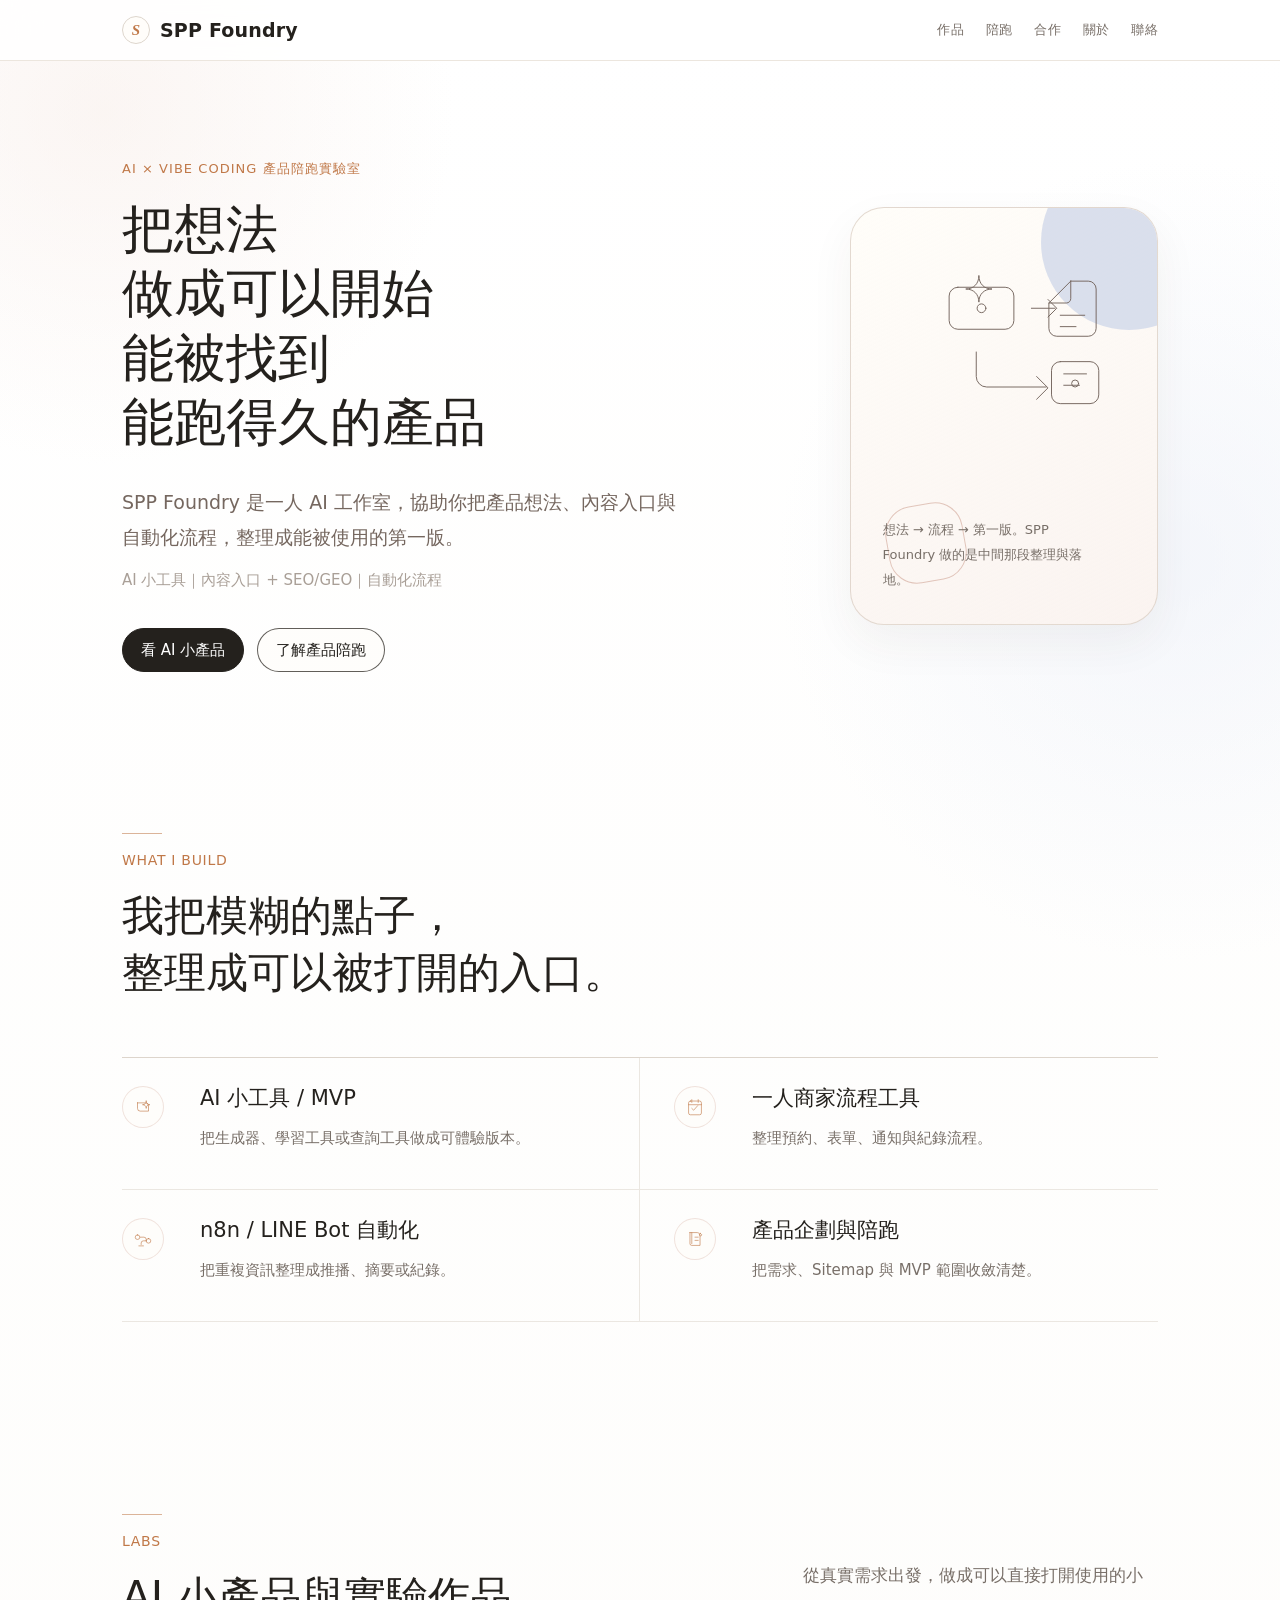
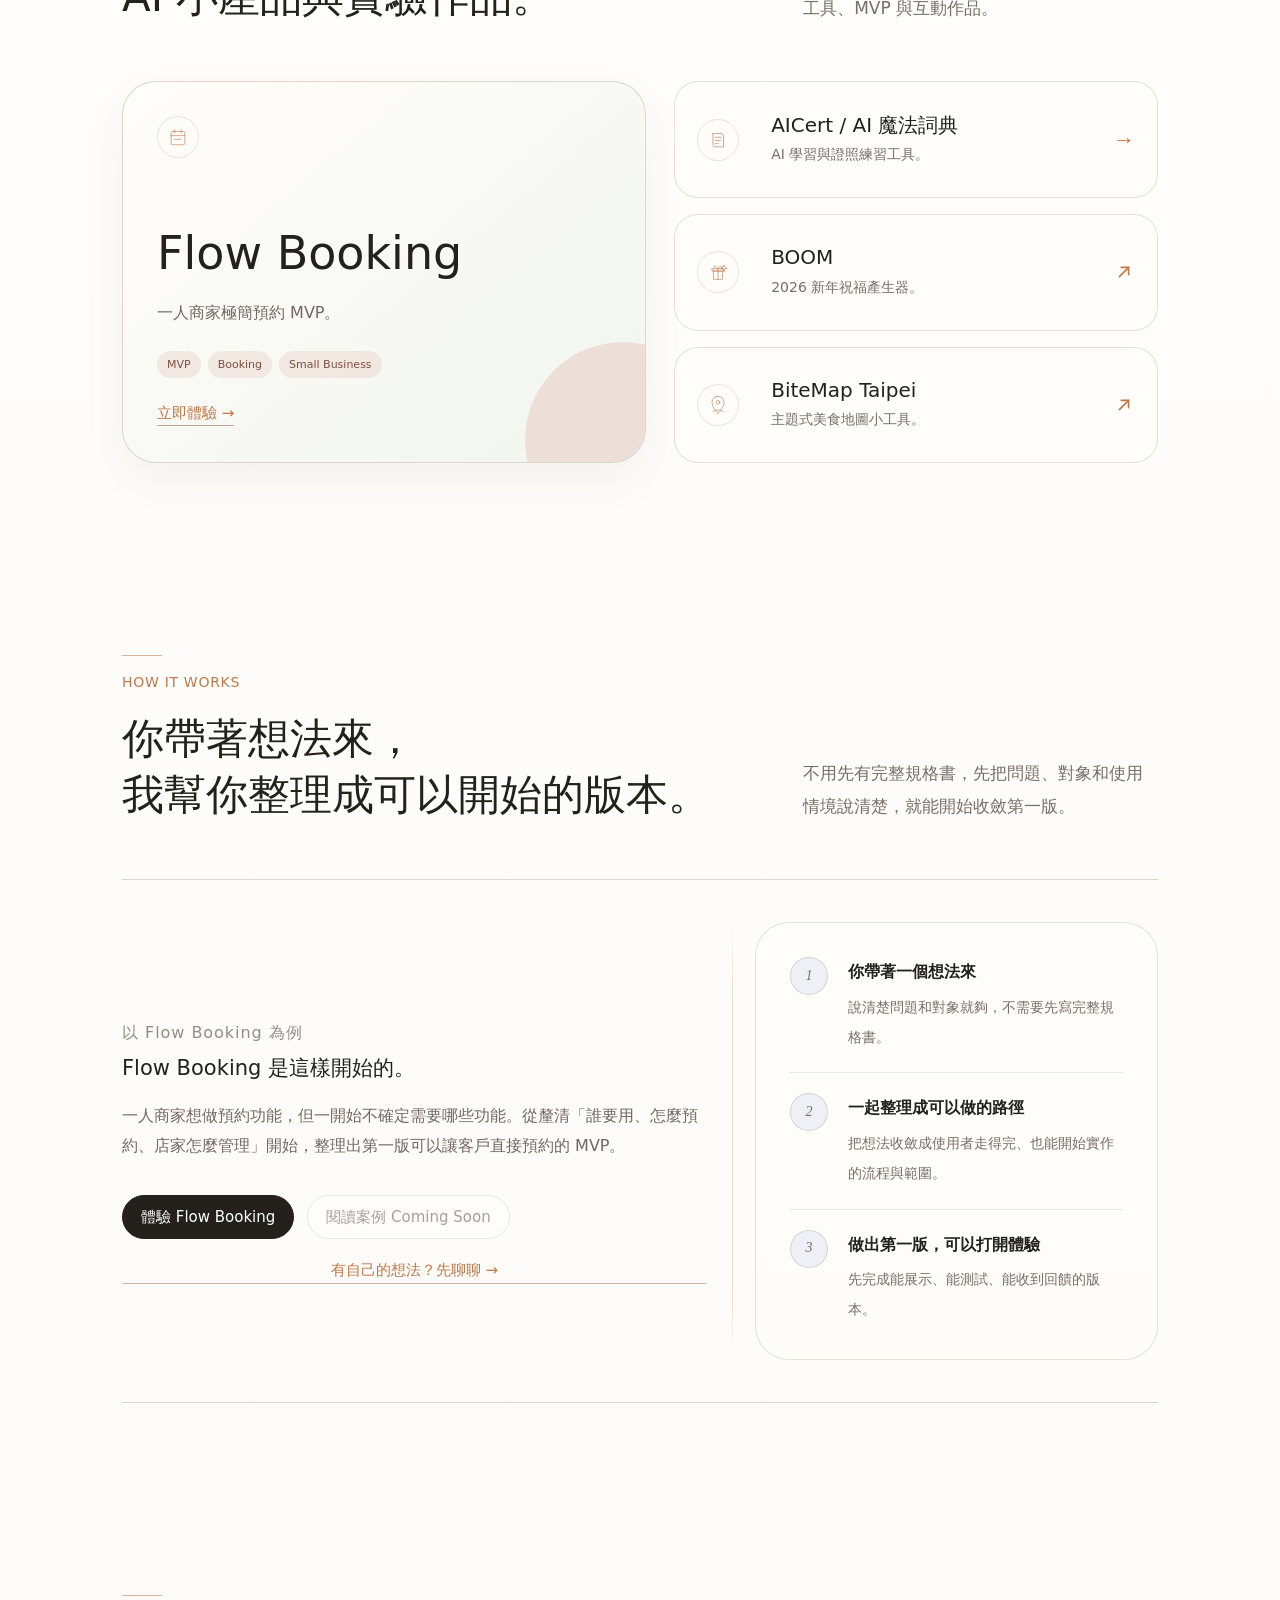
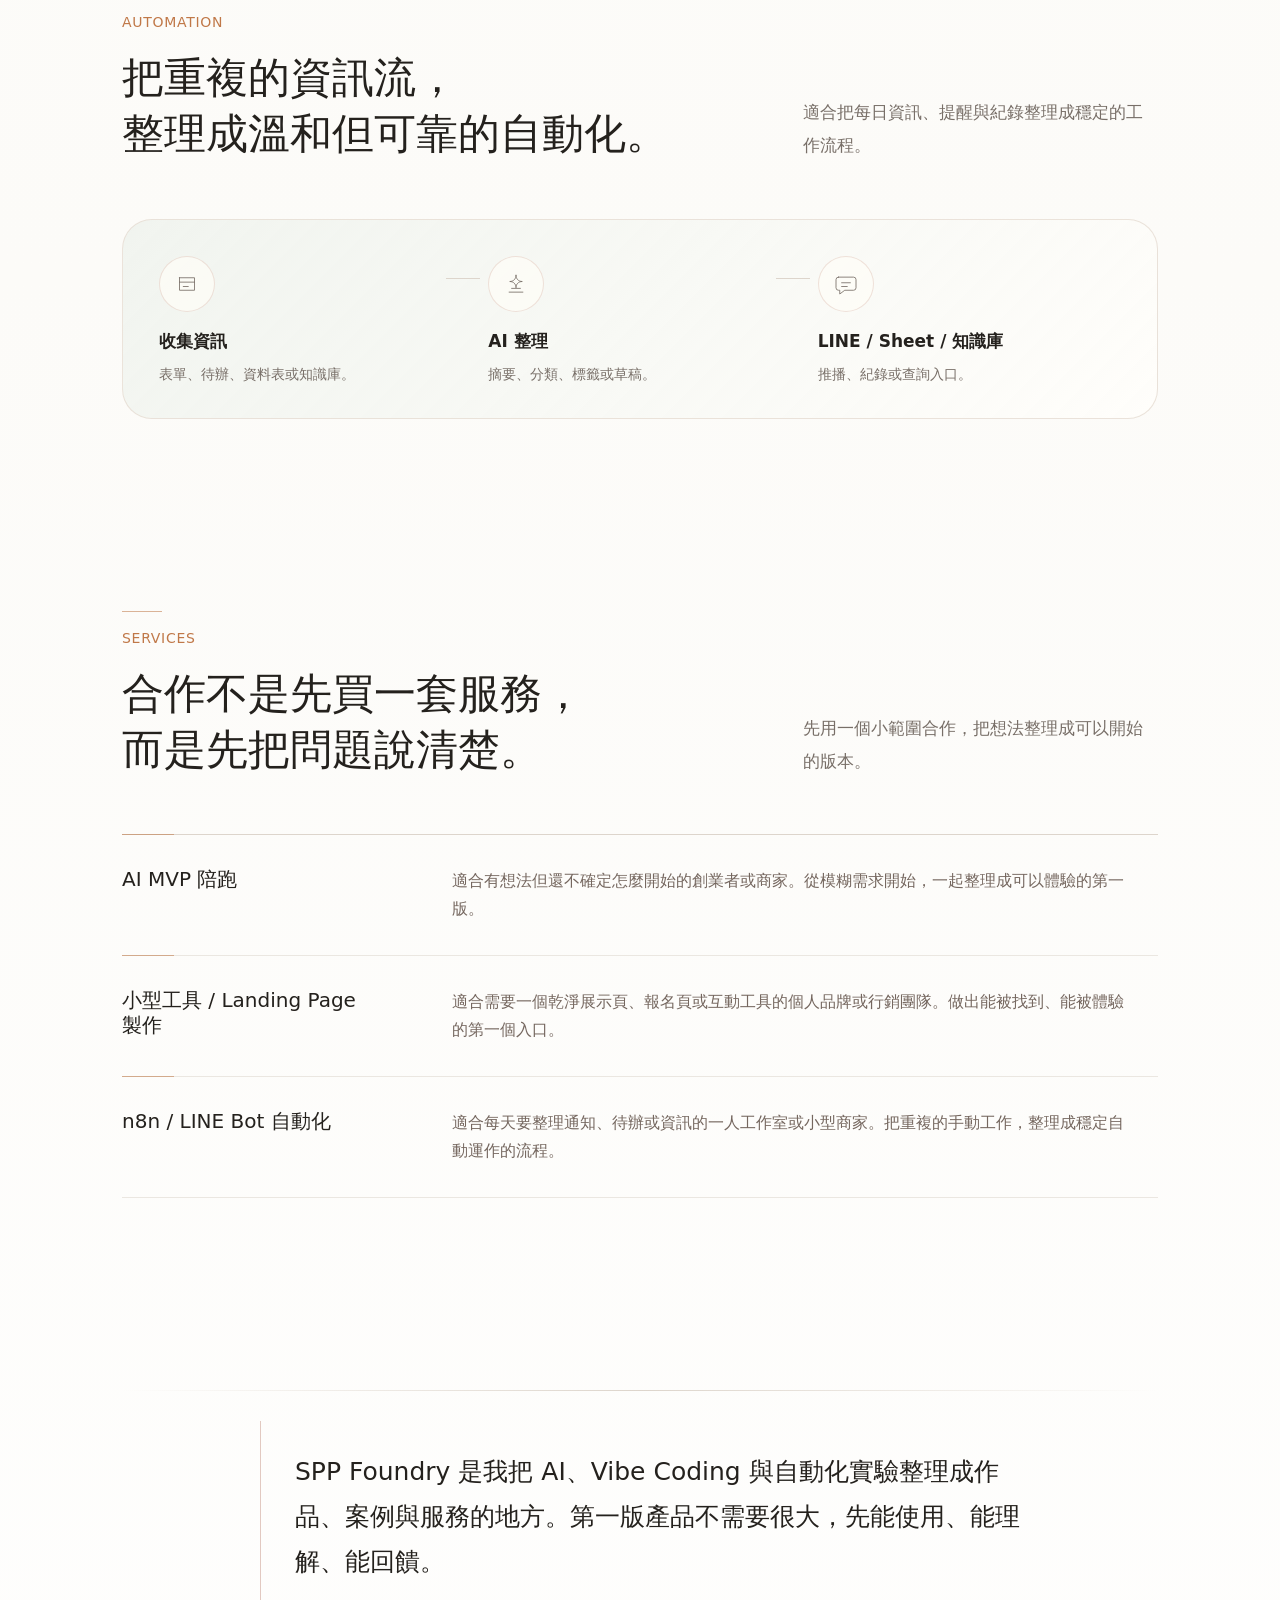
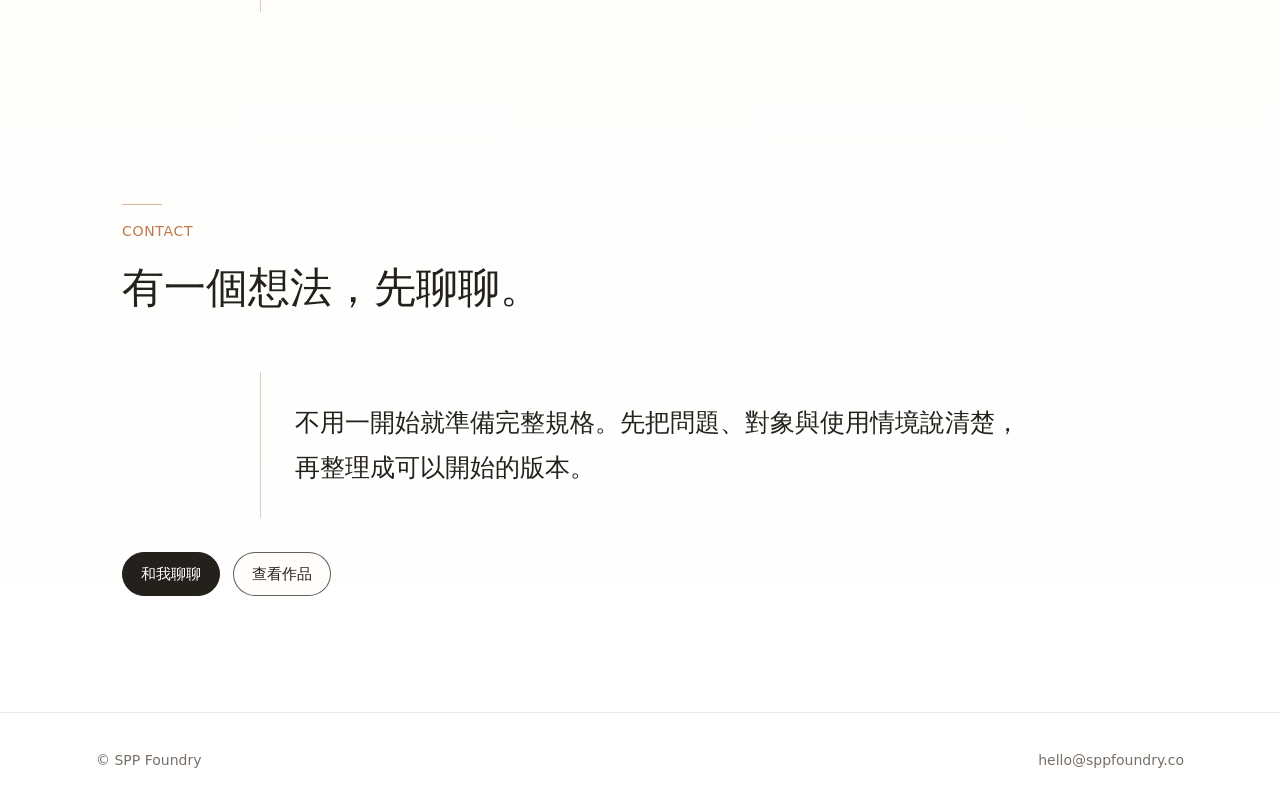
<file: index.html>
<!doctype html>
<html lang="zh-Hant">

<head>
  <meta charset="utf-8" />
  <meta name="viewport" content="width=device-width, initial-scale=1" />
  <title>SPP Foundry｜AI × Vibe Coding 產品陪跑實驗室</title>
  <meta name="description" content="SPP Foundry 是 AI 與自動化產品陪跑實驗室，協助小型商家、創作者與個人品牌，把模糊的點子做成第一個可以體驗、展示與驗證的版本。" />

  <meta property="og:type" content="website" />
  <meta property="og:url" content="https://sppfoundry.co/" />
  <meta property="og:title" content="SPP Foundry｜AI × Vibe Coding 產品陪跑實驗室" />
  <meta property="og:description" content="把想法，整理成可以開始的版本。體驗 AI 小工具、MVP 與 n8n / LINE Bot 自動化流程。" />
  <meta property="og:site_name" content="SPP Foundry" />
  <meta property="og:locale" content="zh_TW" />

  <script type="application/ld+json">
  {
    "@context": "https://schema.org",
    "@type": "Organization",
    "name": "SPP Foundry",
    "url": "https://sppfoundry.co/",
    "description": "AI 與自動化產品陪跑實驗室，協助小型商家、創作者與個人品牌打造可以體驗、展示與驗證的第一版產品。",
    "email": "hello@sppfoundry.co",
    "sameAs": [
      "https://www.threads.net/@spp_chang",
      "https://www.facebook.com/sylajj"
    ],
    "contactPoint": {
      "@type": "ContactPoint",
      "email": "hello@sppfoundry.co",
      "contactType": "customer support"
    }
  }
  </script>

  <style>
    :root {
      color-scheme: light;
      --cream: #fcfbf8;
      --paper: #ffffff;
      --petal: #f7ece7;
      --blush: #efe0da;
      --sage: #eef0f5;
      --sage-dark: #6b7a9e;
      --clay: #c07848;
      --cocoa: #75675f;
      --ink: #24211d;
      --muted: #786f68;
      --soft: #a99f97;
      --line: #ebe7e1;
      --line-strong: #ddd5cc;
      --shadow: 0 18px 46px rgba(70, 55, 42, 0.055);
      --max: 1088px;
    }

    * {
      box-sizing: border-box;
    }

    html {
      scroll-behavior: smooth;
      background: #ffffff;
    }

    body {
      margin: 0;
      color: var(--ink);
      min-height: 100vh;
      background:
        radial-gradient(circle at 92% 10%, rgba(235, 239, 248, 0.55), transparent 25rem),
        radial-gradient(circle at 8% 2%, rgba(247, 236, 231, 0.5), transparent 22rem),
        linear-gradient(180deg, #ffffff 0%, var(--cream) 62%, #ffffff 100%);
      font-family: "Avenir Next", "PingFang TC", "Noto Sans TC", system-ui, -apple-system, BlinkMacSystemFont, "Segoe UI", sans-serif;
      line-height: 1.9;
      text-rendering: optimizeLegibility;
    }

    body::before {
      content: "";
      position: fixed;
      inset: 0;
      z-index: -1;
      pointer-events: none;
      background-image:
        linear-gradient(rgba(123, 103, 93, 0.024) 1px, transparent 1px),
        linear-gradient(90deg, rgba(123, 103, 93, 0.018) 1px, transparent 1px);
      background-size: 88px 88px;
      mask-image: linear-gradient(to bottom, rgba(0, 0, 0, 0.22), transparent 58%);
    }

    a {
      color: inherit;
    }

    svg {
      display: block;
    }

    .site-header {
      position: sticky;
      top: 0;
      z-index: 10;
      border-bottom: 1px solid rgba(229, 221, 210, 0.72);
      background: rgba(255, 255, 255, 0.84);
      backdrop-filter: blur(18px);
      -webkit-backdrop-filter: blur(18px);
    }

    .nav {
      width: min(100%, var(--max));
      margin: 0 auto;
      padding: 16px 26px;
      display: flex;
      align-items: center;
      justify-content: space-between;
      gap: 28px;
    }

    .brand {
      display: inline-flex;
      align-items: center;
      gap: 10px;
      color: var(--ink);
      text-decoration: none;
      font-family: "Avenir Next", "PingFang TC", "Noto Sans TC", system-ui, -apple-system, BlinkMacSystemFont, "Segoe UI", sans-serif;
      font-size: 19px;
      font-weight: 600;
      letter-spacing: 0.01em;
      line-height: 1;
    }

    .brand-mark {
      width: 28px;
      height: 28px;
      border: 1px solid var(--line-strong);
      border-radius: 999px;
      background: rgba(255, 253, 248, 0.76);
      display: grid;
      place-items: center;
      color: var(--clay);
      font-family: Georgia, "Times New Roman", serif;
      font-size: 15px;
      font-style: italic;
    }

    .nav-links {
      display: flex;
      align-items: center;
      gap: 22px;
      color: var(--muted);
      font-size: 13px;
      letter-spacing: 0.02em;
      line-height: 1.2;
    }

    .nav-links a {
      position: relative;
      text-decoration: none;
    }

    .nav-links a::after {
      content: "";
      position: absolute;
      left: 0;
      right: 0;
      bottom: -7px;
      height: 1px;
      background: var(--clay);
      opacity: 0;
      transform: scaleX(0.3);
      transition: opacity 0.18s ease, transform 0.18s ease;
    }

    .nav-links a:hover {
      color: var(--ink);
    }

    .nav-links a:hover::after {
      opacity: 0.75;
      transform: scaleX(1);
    }

    main {
      width: min(100%, var(--max));
      margin: 0 auto;
      padding: 0 26px;
    }

    section {
      position: relative;
      padding: 96px 0;
      scroll-margin-top: 92px;
    }

    h1,
    h2,
    h3 {
      margin: 0;
      color: var(--ink);
      font-family: "Avenir Next", "PingFang TC", "Noto Sans TC", system-ui, -apple-system, BlinkMacSystemFont, "Segoe UI", sans-serif;
      font-weight: 500;
      letter-spacing: 0;
      line-height: 1.22;
      word-break: keep-all;
      overflow-wrap: break-word;
    }

    h1 {
      max-width: 620px;
      font-size: clamp(39px, 4.6vw, 52px);
      line-height: 1.24;
    }

    .title-line {
      display: block;
    }

    .hero-title--mobile {
      display: none;
    }

    h2 {
      max-width: 640px;
      font-size: clamp(28px, 3.5vw, 42px);
      line-height: 1.34;
    }

    h3 {
      font-size: 21px;
    }

    p {
      margin: 0;
      color: var(--muted);
    }

    .micro,
    .eyebrow,
    .kicker {
      margin: 0 0 18px;
      color: var(--clay);
      font-size: 13px;
      font-weight: 500;
      letter-spacing: 0.08em;
      line-height: 1.45;
      text-transform: uppercase;
    }

    .kicker {
      color: var(--clay);
      font-size: 14px;
      letter-spacing: 0.05em;
    }

    .serif-note {
      color: var(--cocoa);
      font-family: Georgia, "Times New Roman", "Noto Serif TC", serif;
      font-style: italic;
      letter-spacing: 0.01em;
    }

    .button {
      display: inline-flex;
      min-height: 44px;
      align-items: center;
      justify-content: center;
      border: 1px solid rgba(36, 32, 27, 0.72);
      border-radius: 999px;
      padding: 10px 18px;
      color: var(--ink);
      text-decoration: none;
      font-size: 15px;
      font-weight: 500;
      line-height: 1.2;
      transition: transform 0.18s ease, background-color 0.18s ease, border-color 0.18s ease, color 0.18s ease;
    }

    .button:hover {
      transform: translateY(-2px);
    }

    .button.primary {
      border-color: var(--ink);
      background: var(--ink);
      color: var(--paper);
    }

    .button.secondary {
      background: rgba(255, 253, 248, 0.44);
    }

    .button.text {
      min-height: auto;
      border-color: transparent;
      border-radius: 0;
      padding: 0 0 4px;
      border-bottom: 1px solid rgba(173, 101, 78, 0.48);
      color: var(--clay);
      background: transparent;
    }

    .support-link {
      flex-basis: 100%;
      width: fit-content;
      margin-top: 8px;
    }

    .button.disabled {
      border-color: var(--line);
      color: var(--soft);
      background: rgba(255, 253, 248, 0.45);
      cursor: default;
    }

    .button.disabled:hover {
      transform: none;
    }

    .actions {
      display: flex;
      flex-wrap: wrap;
      align-items: center;
      gap: 13px;
      margin-top: 34px;
    }

    .icon {
      width: 42px;
      height: 42px;
      color: var(--clay);
    }

    .icon svg {
      width: 100%;
      height: 100%;
      stroke: currentColor;
      stroke-width: 1.35;
      stroke-linecap: round;
      stroke-linejoin: round;
      fill: none;
    }

    .section-intro {
      display: grid;
      grid-template-columns: minmax(0, 0.74fr) minmax(260px, 0.42fr);
      gap: 56px;
      align-items: end;
      margin-bottom: 56px;
    }

    .section-intro .kicker::before {
      content: "";
      display: block;
      width: 40px;
      height: 1px;
      background: var(--clay);
      opacity: 0.55;
      margin-bottom: 16px;
    }

    .section-intro p:not(.kicker) {
      font-size: 17px;
      line-height: 1.95;
    }

    #what-i-build .section-intro,
    #contact .section-intro {
      grid-template-columns: 1fr;
      max-width: 680px;
    }

    .section-rule {
      width: 100%;
      height: 1px;
      margin-bottom: 30px;
      background: linear-gradient(90deg, transparent, var(--line-strong), transparent);
    }

    .hero {
      min-height: calc(82vh - 62px);
      display: grid;
      align-items: center;
      padding: 86px 0 52px;
    }

    .hero-layout {
      display: grid;
      grid-template-columns: minmax(0, 0.68fr) minmax(280px, 0.32fr);
      gap: 72px;
      align-items: center;
    }

    .hero-copy {
      margin-top: 30px;
      max-width: 560px;
      color: var(--cocoa);
      font-size: clamp(17px, 1.55vw, 19px);
      line-height: 1.85;
    }

    .hero-note {
      margin-top: 12px;
      max-width: 520px;
      color: var(--soft);
      font-size: 15px;
      line-height: 1.8;
    }

    .hero-card {
      position: relative;
      min-height: 360px;
      border: 1px solid rgba(216, 203, 191, 0.68);
      border-radius: 34px;
      background:
        linear-gradient(155deg, rgba(255, 253, 248, 0.86), rgba(242, 223, 214, 0.36)),
        var(--paper);
      box-shadow: var(--shadow);
      overflow: hidden;
      padding: 32px;
    }

    .hero-card::before {
      content: "";
      position: absolute;
      width: 176px;
      height: 176px;
      right: -60px;
      top: -54px;
      border-radius: 999px;
      background: rgba(210, 218, 235, 0.82);
    }

    .hero-card::after {
      content: "";
      position: absolute;
      width: 76px;
      height: 76px;
      left: 36px;
      bottom: 42px;
      border: 1px solid rgba(173, 101, 78, 0.34);
      border-radius: 28px;
      transform: rotate(-10deg);
    }

    .hero-symbol {
      position: relative;
      z-index: 1;
      min-height: 100%;
      display: grid;
      align-content: space-between;
      gap: 86px;
    }

    .hero-symbol svg {
      width: 100%;
      max-width: 210px;
      margin-left: auto;
      color: var(--cocoa);
      stroke: currentColor;
      stroke-width: 1.1;
      stroke-linecap: round;
      stroke-linejoin: round;
      fill: none;
    }

    .hero-symbol-text {
      max-width: 220px;
      color: var(--muted);
      font-size: 13px;
      line-height: 1.9;
    }

    .build-list {
      display: grid;
      grid-template-columns: 1fr 1fr;
      border-top: 1px solid var(--line-strong);
    }

    .build-item {
      display: grid;
      grid-template-columns: 52px 1fr;
      gap: 26px;
      min-height: 132px;
      border-bottom: 1px solid var(--line);
      padding: 28px 34px 28px 0;
    }

    .build-item:nth-child(odd) {
      border-right: 1px solid var(--line);
    }

    .build-item:nth-child(even) {
      padding-left: 34px;
    }

    .build-item h3 {
      margin-bottom: 14px;
    }

    .build-item p {
      font-size: 15px;
      line-height: 1.75;
    }

    .build-item .icon,
    .lab-feature .icon,
    .lab-link .icon {
      padding: 9px;
      border: 1px solid rgba(173, 101, 78, 0.18);
      border-radius: 999px;
      background: rgba(255, 253, 248, 0.48);
    }

    .labs-board {
      display: grid;
      grid-template-columns: minmax(0, 1.04fr) minmax(320px, 0.96fr);
      gap: 28px;
      align-items: stretch;
    }

    .lab-feature {
      position: relative;
      display: grid;
      align-content: space-between;
      min-height: 382px;
      border: 1px solid rgba(216, 203, 191, 0.78);
      border-radius: 34px;
      background:
        linear-gradient(140deg, rgba(255, 253, 248, 0.88), rgba(220, 228, 216, 0.38)),
        var(--paper);
      box-shadow: var(--shadow);
      overflow: hidden;
      padding: 34px;
      text-decoration: none;
    }

    .lab-feature::after {
      content: "";
      position: absolute;
      width: 196px;
      height: 196px;
      right: -76px;
      bottom: -76px;
      border-radius: 999px;
      background: rgba(234, 210, 201, 0.62);
    }

    .lab-feature h3 {
      max-width: 420px;
      margin-top: auto;
      font-size: clamp(31px, 3.8vw, 46px);
    }

    .lab-feature p {
      position: relative;
      z-index: 1;
      max-width: 520px;
      margin-top: 18px;
      color: var(--cocoa);
      font-size: 16px;
      line-height: 1.75;
    }

    .lab-top {
      position: relative;
      z-index: 1;
      display: flex;
      justify-content: space-between;
      gap: 20px;
    }

    .lab-stack {
      display: grid;
      gap: 16px;
    }

    .lab-link {
      display: grid;
      grid-template-columns: 54px 1fr auto;
      gap: 20px;
      align-items: center;
      min-height: 112px;
      border: 1px solid rgba(232, 223, 213, 0.95);
      border-radius: 24px;
      background: rgba(255, 253, 248, 0.52);
      padding: 22px;
      text-decoration: none;
      transition: transform 0.18s ease, border-color 0.18s ease, background-color 0.18s ease;
    }

    .lab-link:hover,
    .lab-feature:hover {
      transform: translateY(-2px);
      border-color: rgba(173, 101, 78, 0.44);
    }

    .lab-link h3 {
      margin-bottom: 6px;
      font-size: 20px;
    }

    .lab-link p {
      font-size: 14px;
      line-height: 1.7;
    }

    .arrow {
      display: inline-flex;
      align-items: center;
      justify-content: center;
      color: var(--clay);
      font-family: Georgia, "Times New Roman", serif;
      font-size: 22px;
    }

    .arrow svg {
      width: 1em;
      height: 1em;
      stroke: currentColor;
      stroke-width: 1.8;
      fill: none;
      stroke-linecap: round;
      stroke-linejoin: round;
    }

    .mini-tags {
      display: flex;
      flex-wrap: wrap;
      gap: 7px;
      margin-top: 24px;
    }

    .mini-tags span {
      border-radius: 999px;
      background: rgba(234, 215, 207, 0.5);
      color: #7f4f40;
      font-size: 11px;
      line-height: 1;
      padding: 8px 10px;
    }

    .card-action {
      display: inline-flex;
      align-items: center;
      gap: 6px;
      width: fit-content;
      margin-top: 24px;
      border-bottom: 1px solid rgba(173, 101, 78, 0.58);
      color: var(--clay);
      font-size: 15px;
      font-weight: 500;
      line-height: 1.5;
      transition: border-color 0.18s ease, color 0.18s ease, transform 0.18s ease;
    }

    .lab-feature:hover .card-action {
      border-color: currentColor;
      color: var(--ink);
      transform: translateX(2px);
    }

    .how-case {
      display: grid;
      grid-template-columns: minmax(0, 0.9fr) minmax(320px, 0.62fr);
      gap: 48px;
      align-items: center;
      border-top: 1px solid var(--line-strong);
      border-bottom: 1px solid var(--line-strong);
      padding: 42px 0;
    }

    .how-copy p {
      margin-top: 20px;
      color: var(--cocoa);
      font-size: 16px;
      line-height: 1.85;
    }

    .case-notes {
      border-radius: 34px;
      background: rgba(255, 253, 248, 0.5);
      border: 1px solid rgba(232, 223, 213, 0.92);
      padding: 34px;
    }

    .case-note {
      display: grid;
      grid-template-columns: 40px 1fr;
      gap: 18px;
      padding: 20px 0;
      border-bottom: 1px solid var(--line);
    }

    .case-note:first-child {
      padding-top: 0;
    }

    .case-note:last-child {
      padding-bottom: 0;
      border-bottom: 0;
    }

    .case-note strong {
      display: block;
      margin-bottom: 4px;
      color: var(--ink);
      font-size: 16px;
    }

    .case-note span {
      color: var(--muted);
      font-size: 14px;
    }

    .note-number {
      display: grid;
      place-items: center;
      box-sizing: border-box;
      width: 38px;
      height: 38px;
      border-radius: 999px;
      background: var(--sage);
      border: 1.5px solid rgba(107, 119, 103, 0.22);
      color: var(--sage-dark);
      font-family: Georgia, "Times New Roman", serif;
      font-style: italic;
    }

    .case-notes {
      position: relative;
    }

    .case-notes::before {
      content: '';
      position: absolute;
      left: -24px;
      top: 0;
      bottom: 0;
      width: 1px;
      background: linear-gradient(to bottom, transparent, rgba(169, 99, 79, 0.22) 18%, rgba(169, 99, 79, 0.22) 82%, transparent);
      pointer-events: none;
    }

    .case-label {
      margin: 0 0 8px;
      font-size: 12px;
      font-weight: 500;
      letter-spacing: 0.06em;
      color: var(--clay);
      opacity: 0.75;
    }

    .automation-wrap {
      border-radius: 30px;
      background:
        linear-gradient(135deg, rgba(224, 231, 220, 0.46), rgba(255, 253, 248, 0.62)),
        var(--paper);
      border: 1px solid rgba(232, 223, 213, 0.86);
      padding: 32px;
    }

    .flow {
      display: grid;
      grid-template-columns: repeat(3, minmax(0, 1fr));
      gap: 18px;
      align-items: start;
    }

    .flow-step {
      position: relative;
      min-height: 112px;
      padding: 4px 4px 0;
    }

    .flow-step:not(:last-child)::after {
      content: "";
      position: absolute;
      top: 26px;
      right: -14px;
      width: 34px;
      height: 1px;
      background: var(--line-strong);
    }

    .flow-step .icon {
      width: 56px;
      height: 56px;
      margin-bottom: 18px;
      padding: 12px;
      border: 1px solid rgba(173, 101, 78, 0.18);
      border-radius: 999px;
      background: rgba(255, 253, 248, 0.66);
    }

    .flow-step strong {
      display: block;
      margin-bottom: 10px;
      color: var(--ink);
      font-size: 17px;
      line-height: 1.35;
    }

    .flow-step span {
      display: block;
      color: var(--muted);
      font-size: 14px;
      line-height: 1.65;
    }

    .services-list {
      display: grid;
      gap: 0;
      border-top: 1px solid var(--line-strong);
    }

    .service-row {
      position: relative;
      display: grid;
      grid-template-columns: 0.28fr 0.72fr;
      gap: 56px;
      align-items: start;
      border-bottom: 1px solid var(--line);
      padding: 32px 0;
    }

    .service-row::before {
      content: "";
      position: absolute;
      left: 0;
      top: -1px;
      width: 52px;
      height: 1px;
      background: rgba(192, 120, 72, 0.55);
    }

    .service-row h3 {
      font-size: 20px;
    }

    .service-row p {
      max-width: 680px;
      color: var(--cocoa);
      font-size: 16px;
      line-height: 1.75;
    }

    .quote-block,
    .contact-card {
      position: relative;
      max-width: 760px;
      margin: 0 auto;
      padding: 28px 0 28px 34px;
      border-left: 1px solid rgba(173, 101, 78, 0.34);
    }

    .quote-block p,
    .contact-card p {
      color: var(--ink);
      font-family: "Avenir Next", "PingFang TC", "Noto Sans TC", system-ui, -apple-system, BlinkMacSystemFont, "Segoe UI", sans-serif;
      font-size: clamp(19px, 2.1vw, 25px);
      line-height: 1.8;
      font-weight: 400;
    }

    footer {
      border-top: 1px solid var(--line);
      margin-top: 20px;
      padding: 34px 26px;
      color: var(--muted);
      font-size: 14px;
    }

    .footer-inner {
      width: min(100%, var(--max));
      margin: 0 auto;
      display: flex;
      justify-content: space-between;
      gap: 16px;
    }

    .footer-inner a {
      color: var(--muted);
      text-decoration: none;
    }

    .footer-inner a:hover {
      color: var(--ink);
    }

    @media (max-width: 920px) {
      html,
      body {
        overflow-x: hidden;
      }

      .nav {
        align-items: flex-start;
        flex-direction: column;
        gap: 14px;
      }

      .nav-links {
        width: 100%;
        overflow-x: auto;
        padding-bottom: 2px;
        white-space: nowrap;
      }

      section {
        padding: 86px 0;
      }

      .hero {
        min-height: auto;
        padding-top: 70px;
      }

      .hero-layout,
      .section-intro,
      .labs-board,
        .how-case,
      .flow,
      .service-row {
        grid-template-columns: 1fr;
      }

      .hero-card {
        min-height: 320px;
      }

      .build-list {
        grid-template-columns: 1fr;
      }

      .build-item,
      .build-item:nth-child(even) {
        border-right: 0;
        padding-left: 0;
        padding-right: 0;
      }

      .flow-step {
        min-height: auto;
        display: grid;
        grid-template-columns: 70px 1fr;
        gap: 18px;
        padding: 0;
      }

      .flow-step:not(:last-child)::after {
        top: auto;
        left: 31px;
        bottom: -14px;
        width: 1px;
        height: 28px;
      }

      .flow-step .icon {
        margin-bottom: 0;
      }

      .service-row::before {
        width: 42px;
      }

      .lab-feature::after,
      .hero-card::before {
        display: none;
      }
    }

    @media (max-width: 640px) {
      body::before {
        display: none;
      }

      main,
      footer {
        background: var(--cream);
      }

      footer {
        margin-top: 0;
      }

      .nav,
      main,
      footer {
        padding-left: 18px;
        padding-right: 18px;
      }

      .nav {
        align-items: center;
        flex-direction: row;
        gap: 16px;
        padding-top: 14px;
        padding-bottom: 14px;
      }

      .brand {
        gap: 8px;
        font-size: 17px;
      }

      .brand-mark {
        width: 25px;
        height: 25px;
        font-size: 13px;
      }

      .nav-links {
        width: auto;
        gap: 14px;
        overflow: visible;
        padding-bottom: 0;
        font-size: 13px;
      }

      .nav-links a:nth-child(3),
      .nav-links a:nth-child(4) {
        display: none;
      }

      section {
        padding: 44px 0;
        scroll-margin-top: 70px;
      }

      .hero {
        padding-top: 38px;
        padding-bottom: 32px;
      }

      h1 {
        max-width: 360px;
        font-size: clamp(24px, 7vw, 28px);
        line-height: 1.3;
      }

      .hero-title--desktop {
        display: none;
      }

      .hero-title--mobile {
        display: block;
      }

      h2 {
        font-size: clamp(24px, 7.2vw, 29px);
        line-height: 1.38;
      }

      section h2 {
        max-width: 100%;
        word-break: normal;
        overflow-wrap: anywhere;
        line-break: loose;
      }

      h3 {
        font-size: 19px;
      }

      .eyebrow,
      .kicker {
        margin-bottom: 12px;
        font-size: 11px;
        letter-spacing: 0.07em;
      }

      .section-intro .kicker::before {
        width: 28px;
        margin-bottom: 12px;
      }

      .hero-layout {
        gap: 0;
      }

      .hero-card {
        display: none;
      }

      .hero-copy {
        margin-top: 20px;
        max-width: 100%;
        font-size: 16px;
        line-height: 1.75;
      }

      .hero-note {
        margin-top: 8px;
        max-width: 330px;
        font-size: 13px;
        line-height: 1.65;
      }

      .actions {
        align-items: flex-start;
        flex-direction: column;
        gap: 12px;
        margin-top: 28px;
      }

      .button {
        width: auto;
        min-height: 40px;
        padding: 9px 15px;
        font-size: 14px;
      }

      .button.text {
        width: auto;
        align-self: flex-start;
      }

      .section-intro {
        gap: 12px;
        margin-bottom: 24px;
      }

      .section-intro p:not(.kicker) {
        font-size: 14px;
        line-height: 1.7;
      }

      .hero-card,
      .lab-feature,
      .automation-wrap,
      .case-notes {
        border-radius: 22px;
        padding: 20px;
      }

      .case-notes::before {
        display: none;
      }

      .icon {
        width: 34px;
        height: 34px;
      }

      .build-item .icon,
      .lab-feature .icon,
      .lab-link .icon,
      .flow-step .icon {
        padding: 7px;
      }

      .build-list {
        border-top-color: var(--line);
      }

      .build-item {
        grid-template-columns: 38px 1fr;
        gap: 14px;
        min-height: 0;
        padding: 18px 0;
      }

      .build-item h3 {
        margin-bottom: 4px;
      }

      .build-item p {
        font-size: 13px;
        line-height: 1.6;
      }

      .labs-board {
        gap: 12px;
      }

      .lab-feature {
        min-height: 188px;
        align-content: space-between;
      }

      .lab-feature::after {
        width: 120px;
        height: 120px;
        right: -48px;
        bottom: -48px;
      }

      .lab-feature h3 {
        font-size: 28px;
      }

      .lab-feature p {
        margin-top: 8px;
        font-size: 14px;
        line-height: 1.55;
      }

      .mini-tags {
        display: none;
      }

      .card-action {
        margin-top: 14px;
        font-size: 14px;
      }

      .lab-top {
        align-items: center;
      }

      .serif-note {
        font-size: 13px;
      }

      .lab-link {
        grid-template-columns: 38px 1fr auto;
        gap: 12px;
        min-height: 82px;
        border-radius: 18px;
        padding: 14px;
      }

      .lab-link h3 {
        margin-bottom: 2px;
        font-size: 17px;
      }

      .lab-link p {
        font-size: 12px;
        line-height: 1.45;
      }

      .lab-link .arrow {
        display: block;
        font-size: 18px;
      }

      .how-case {
        gap: 22px;
        padding: 28px 0;
      }

      .how-copy p {
        margin-top: 10px;
        font-size: 14px;
        line-height: 1.7;
      }

      .case-notes {
        padding: 16px;
      }

      .case-note {
        grid-template-columns: 28px 1fr;
        gap: 12px;
        padding: 12px 0;
      }

      .note-number {
        box-sizing: border-box;
        width: 28px;
        height: 28px;
        font-size: 13px;
      }

      .case-note strong {
        font-size: 14px;
      }

      .case-note span {
        font-size: 12px;
      }

      .automation-wrap {
        padding: 16px;
      }

      .flow {
        gap: 12px;
      }

      .flow-step {
        grid-template-columns: 38px 1fr;
        gap: 12px;
      }

      .flow-step .icon {
        width: 38px;
        height: 38px;
      }

      .flow-step:not(:last-child)::after {
        left: 18px;
        bottom: -10px;
        height: 20px;
      }

      .flow-step strong {
        margin-bottom: 2px;
        font-size: 14px;
      }

      .flow-step span {
        font-size: 12px;
        line-height: 1.45;
      }

      .service-row {
        gap: 6px;
        padding: 18px 0;
      }

      .service-row h3 {
        font-size: 18px;
      }

      .service-row p {
        font-size: 13px;
        line-height: 1.6;
      }

      .service-row::before {
        width: 34px;
      }

      .quote-block,
      .contact-card {
        padding: 18px 0 18px 18px;
      }

      .quote-block p,
      .contact-card p {
        font-size: 16px;
        line-height: 1.65;
      }

      #about {
        padding-top: 38px;
        padding-bottom: 38px;
      }

      #contact {
        padding-top: 44px;
      }

      .footer-inner {
        flex-direction: column;
      }
    }
  </style>
</head>

<body>
  <header class="site-header">
    <nav class="nav" aria-label="主要導覽">
      <a class="brand" href="#hero"><span class="brand-mark">S</span><span>SPP Foundry</span></a>
      <div class="nav-links">
        <a href="#labs">作品</a>
        <a href="#how-it-works">陪跑</a>
        <a href="#services">合作</a>
        <a href="#about">關於</a>
        <a href="#contact">聯絡</a>
      </div>
    </nav>
  </header>

  <main>
    <section class="hero" id="hero">
      <div class="hero-layout">
        <div>
          <p class="eyebrow">AI × Vibe Coding 產品陪跑實驗室</p>
          <h1 class="hero-title hero-title--desktop"><span class="title-line">把想法</span><span class="title-line">做成可以開始</span><span class="title-line">能被找到</span><span class="title-line">能跑得久的產品</span></h1>
          <h1 class="hero-title hero-title--mobile"><span class="title-line">把想法做成</span><span class="title-line">可以開始、能被找到</span><span class="title-line">能跑得久的產品</span></h1>
          <p class="hero-copy">SPP Foundry 是一人 AI 工作室，協助你把產品想法、內容入口與自動化流程，整理成能被使用的第一版。</p>
          <p class="hero-note">AI 小工具｜內容入口 + SEO/GEO｜自動化流程</p>
          <div class="actions" aria-label="首頁主要行動">
            <a class="button primary" href="#labs">看 AI 小產品</a>
            <a class="button secondary" href="#how-it-works">了解產品陪跑</a>
          </div>
        </div>
        <aside class="hero-card" aria-label="SPP Foundry 品牌符號">
          <div class="hero-symbol">
            <svg viewBox="0 0 240 220" aria-hidden="true">
              <path d="M49 54h54a10 10 0 0 1 10 10v28a10 10 0 0 1-10 10H49a10 10 0 0 1-10-10V64a10 10 0 0 1 10-10Z" />
              <path d="M73 41c0 9 6 15 15 15-9 0-15 6-15 15 0-9-6-15-15-15 9 0 15-6 15-15Z" />
              <path d="M133 78h27M152 68l10 10-10 10" />
              <path d="M178 47h20a9 9 0 0 1 9 9v45a9 9 0 0 1-9 9h-36a9 9 0 0 1-9-9V72l25-25Z" />
              <path d="M153 72h20a5 5 0 0 0 5-5V47M166 86h28M166 99h18" />
              <path d="M70 128v28a12 12 0 0 0 12 12h68" />
              <path d="M139 156l13 13-13 13" />
              <path d="M166 139h34a10 10 0 0 1 10 10v28a10 10 0 0 1-10 10h-34a10 10 0 0 1-10-10v-28a10 10 0 0 1 10-10Z" />
              <path d="M170 153h26M170 166h18" />
              <circle cx="76" cy="78" r="5" />
              <circle cx="183" cy="164" r="4" />
            </svg>
            <p class="hero-symbol-text">想法 → 流程 → 第一版。SPP Foundry 做的是中間那段整理與落地。</p>
          </div>
        </aside>
      </div>
    </section>

    <section id="what-i-build">
      <div class="section-intro">
        <div>
          <p class="kicker">What I Build</p>
          <h2>我把模糊的點子，整理成可以被打開的入口。</h2>
        </div>
      </div>
      <div class="build-list">
        <article class="build-item">
          <span class="icon" aria-hidden="true">
            <svg viewBox="0 0 48 48"><path d="M12 15h18a6 6 0 0 1 6 6v12H18a6 6 0 0 1-6-6V15Z" /><path d="M31 11c0 5 3 8 8 8-5 0-8 3-8 8 0-5-3-8-8-8 5 0 8-3 8-8Z" /></svg>
          </span>
          <div>
            <h3>AI 小工具 / MVP</h3>
            <p>把生成器、學習工具或查詢工具做成可體驗版本。</p>
          </div>
        </article>
        <article class="build-item">
          <span class="icon" aria-hidden="true">
            <svg viewBox="0 0 48 48"><path d="M14 11h20a4 4 0 0 1 4 4v22a4 4 0 0 1-4 4H14a4 4 0 0 1-4-4V15a4 4 0 0 1 4-4Z" /><path d="M10 19h28M17 8v6M31 8v6M17 27l4 4 9-10" /></svg>
          </span>
          <div>
            <h3>一人商家流程工具</h3>
            <p>整理預約、表單、通知與紀錄流程。</p>
          </div>
        </article>
        <article class="build-item">
          <span class="icon" aria-hidden="true">
            <svg viewBox="0 0 48 48"><path d="M12 15a5 5 0 1 0 0 10 5 5 0 0 0 0-10ZM36 23a5 5 0 1 0 0 10 5 5 0 0 0 0-10ZM18 20h8a5 5 0 0 1 5 5v3M31 28h-6a5 5 0 0 0-5 5v3" /><path d="M15 39h10" /></svg>
          </span>
          <div>
            <h3>n8n / LINE Bot 自動化</h3>
            <p>把重複資訊整理成推播、摘要或紀錄。</p>
          </div>
        </article>
        <article class="build-item">
          <span class="icon" aria-hidden="true">
            <svg viewBox="0 0 48 48"><path d="M13 10h16a6 6 0 0 1 6 6v22H17a4 4 0 0 1-4-4V10Z" /><path d="M17 10v24M24 20h7M24 27h7M36 12l3 3-3 3-3-3 3-3Z" /></svg>
          </span>
          <div>
            <h3>產品企劃與陪跑</h3>
            <p>把需求、Sitemap 與 MVP 範圍收斂清楚。</p>
          </div>
        </article>
      </div>
    </section>

    <section id="labs">
      <div class="section-intro">
        <div>
          <p class="kicker">Labs</p>
          <h2>AI 小產品與實驗作品。</h2>
        </div>
        <p>從真實需求出發，做成可以直接打開使用的小工具、MVP 與互動作品。</p>
      </div>
      <div class="labs-board">
        <a class="lab-feature" href="/labs/flow-booking/">
          <div class="lab-top">
            <span class="icon" aria-hidden="true">
              <svg viewBox="0 0 48 48"><path d="M13 12h22a4 4 0 0 1 4 4v21a4 4 0 0 1-4 4H13a4 4 0 0 1-4-4V16a4 4 0 0 1 4-4Z" /><path d="M9 21h30M17 8v7M31 8v7M17 29h14" /></svg>
            </span>
          </div>
          <div>
            <h3>Flow Booking</h3>
            <p>一人商家極簡預約 MVP。</p>
            <div class="mini-tags"><span>MVP</span><span>Booking</span><span>Small Business</span></div>
            <span class="card-action">立即體驗 →</span>
          </div>
        </a>

        <div class="lab-stack">
          <a class="lab-link" href="/labs/aicert/">
            <span class="icon" aria-hidden="true">
              <svg viewBox="0 0 48 48"><path d="M13 10h18a5 5 0 0 1 5 5v24H18a5 5 0 0 1-5-5V10Z" /><path d="M18 18h12M18 25h12M18 32h7" /></svg>
            </span>
            <div>
              <h3>AICert / AI 魔法詞典</h3>
              <p>AI 學習與證照練習工具。</p>
            </div>
            <span class="arrow">→</span>
          </a>
          <a class="lab-link" href="https://boom.sppfoundry.co" target="_blank" rel="noopener" aria-label="開啟 BOOM 外部網站" title="開啟外部網站">
            <span class="icon" aria-hidden="true">
              <svg viewBox="0 0 48 48"><path d="M14 22h20v18H14V22Z" /><path d="M11 17h26v5H11v-5ZM24 17v23M17 17c-4-6 2-10 7 0M31 17c4-6-2-10-7 0" /><path d="M37 9c0 4 3 7 7 7-4 0-7 3-7 7 0-4-3-7-7-7 4 0 7-3 7-7Z" /></svg>
            </span>
            <div>
              <h3>BOOM</h3>
              <p>2026 新年祝福產生器。</p>
            </div>
            <span class="arrow" aria-hidden="true">
              <svg viewBox="0 0 24 24" focusable="false">
                <path d="M7 17L17 7" />
                <path d="M9 7h8v8" />
              </svg>
            </span>
          </a>
          <a class="lab-link" href="https://bitemap.sppfoundry.co" target="_blank" rel="noopener" aria-label="開啟 BiteMap Taipei 外部網站" title="開啟外部網站">
            <span class="icon" aria-hidden="true">
              <svg viewBox="0 0 48 48"><path d="M24 42s13-12 13-24a13 13 0 1 0-26 0c0 12 13 24 13 24Z" /><circle cx="24" cy="18" r="4" /><path d="M13 38c7-4 15-4 22 0" /></svg>
            </span>
            <div>
              <h3>BiteMap Taipei</h3>
              <p>主題式美食地圖小工具。</p>
            </div>
            <span class="arrow" aria-hidden="true">
              <svg viewBox="0 0 24 24" focusable="false">
                <path d="M7 17L17 7" />
                <path d="M9 7h8v8" />
              </svg>
            </span>
          </a>
        </div>
      </div>
    </section>

    <section id="how-it-works">
      <div class="section-intro">
        <div>
          <p class="kicker">How It Works</p>
          <h2>你帶著想法來，我幫你整理成可以開始的版本。</h2>
        </div>
        <p>不用先有完整規格書，先把問題、對象和使用情境說清楚，就能開始收斂第一版。</p>
      </div>
      <div class="how-case">
        <div class="how-copy">
          <p class="case-label">以 Flow Booking 為例</p>
          <h3>Flow Booking 是這樣開始的。</h3>
          <p>一人商家想做預約功能，但一開始不確定需要哪些功能。從釐清「誰要用、怎麼預約、店家怎麼管理」開始，整理出第一版可以讓客戶直接預約的 MVP。</p>
          <div class="actions">
            <a class="button primary" href="/labs/flow-booking/">體驗 Flow Booking</a>
            <span class="button disabled" aria-disabled="true">閱讀案例 Coming Soon</span>
            <a class="button text support-link" href="#contact">有自己的想法？先聊聊 →</a>
          </div>
        </div>
        <aside class="case-notes" aria-label="Flow Booking MVP 範圍">
          <div class="case-note"><span class="note-number">1</span><div><strong>你帶著一個想法來</strong><span>說清楚問題和對象就夠，不需要先寫完整規格書。</span></div></div>
          <div class="case-note"><span class="note-number">2</span><div><strong>一起整理成可以做的路徑</strong><span>把想法收斂成使用者走得完、也能開始實作的流程與範圍。</span></div></div>
          <div class="case-note"><span class="note-number">3</span><div><strong>做出第一版，可以打開體驗</strong><span>先完成能展示、能測試、能收到回饋的版本。</span></div></div>
        </aside>
      </div>
    </section>

    <section id="automation">
      <div class="section-intro">
        <div>
          <p class="kicker">Automation</p>
          <h2>把重複的資訊流，整理成溫和但可靠的自動化。</h2>
        </div>
        <p>適合把每日資訊、提醒與紀錄整理成穩定的工作流程。</p>
      </div>
      <div class="automation-wrap">
        <div class="flow" aria-label="自動化流程示意">
          <div class="flow-step">
            <span class="icon" aria-hidden="true"><svg viewBox="0 0 48 48"><path d="M12 14h24v20H12V14Z" /><path d="M12 21h24M18 28h8" /></svg></span>
            <div><strong>收集資訊</strong><span>表單、待辦、資料表或知識庫。</span></div>
          </div>
          <div class="flow-step">
            <span class="icon" aria-hidden="true"><svg viewBox="0 0 48 48"><path d="M24 10c0 6 4 10 10 10-6 0-10 4-10 10 0-6-4-10-10-10 6 0 10-4 10-10Z" /><path d="M13 37h22M17 31h14" /></svg></span>
            <div><strong>AI 整理</strong><span>摘要、分類、標籤或草稿。</span></div>
          </div>
          <div class="flow-step">
            <span class="icon" aria-hidden="true"><svg viewBox="0 0 48 48"><path d="M12 13h24a4 4 0 0 1 4 4v13a4 4 0 0 1-4 4H22l-8 6v-6h-2a4 4 0 0 1-4-4V17a4 4 0 0 1 4-4Z" /><path d="M17 22h14M17 28h9" /></svg></span>
            <div><strong>LINE / Sheet / 知識庫</strong><span>推播、紀錄或查詢入口。</span></div>
          </div>
        </div>
      </div>
    </section>

    <section id="services">
      <div class="section-intro">
        <div>
          <p class="kicker">Services</p>
          <h2>合作不是先買一套服務，而是先把問題說清楚。</h2>
        </div>
        <p>先用一個小範圍合作，把想法整理成可以開始的版本。</p>
      </div>
      <div class="services-list">
        <article class="service-row">
          <h3>AI MVP 陪跑</h3>
          <p>適合有想法但還不確定怎麼開始的創業者或商家。從模糊需求開始，一起整理成可以體驗的第一版。</p>
        </article>
        <article class="service-row">
          <h3>小型工具 / Landing Page 製作</h3>
          <p>適合需要一個乾淨展示頁、報名頁或互動工具的個人品牌或行銷團隊。做出能被找到、能被體驗的第一個入口。</p>
        </article>
        <article class="service-row">
          <h3>n8n / LINE Bot 自動化</h3>
          <p>適合每天要整理通知、待辦或資訊的一人工作室或小型商家。把重複的手動工作，整理成穩定自動運作的流程。</p>
        </article>
      </div>
    </section>

    <section id="about">
      <div class="section-rule"></div>
      <div class="quote-block">
        <p>SPP Foundry 是我把 AI、Vibe Coding 與自動化實驗整理成作品、案例與服務的地方。第一版產品不需要很大，先能使用、能理解、能回饋。</p>
      </div>
    </section>

    <section id="contact">
      <div class="section-intro">
        <div>
          <p class="kicker">Contact</p>
          <h2>有一個想法，先聊聊。</h2>
        </div>
      </div>
      <div class="contact-card">
        <p>不用一開始就準備完整規格。先把問題、對象與使用情境說清楚，再整理成可以開始的版本。</p>
      </div>
      <div class="actions">
        <a class="button primary" href="mailto:hello@sppfoundry.co">和我聊聊</a>
        <a class="button secondary" href="#labs">查看作品</a>
      </div>
    </section>
  </main>

  <footer>
    <div class="footer-inner">
      <span>© SPP Foundry</span>
      <span><a href="mailto:hello@sppfoundry.co">hello@sppfoundry.co</a></span>
    </div>
  </footer>
</body>

</html>
</file>
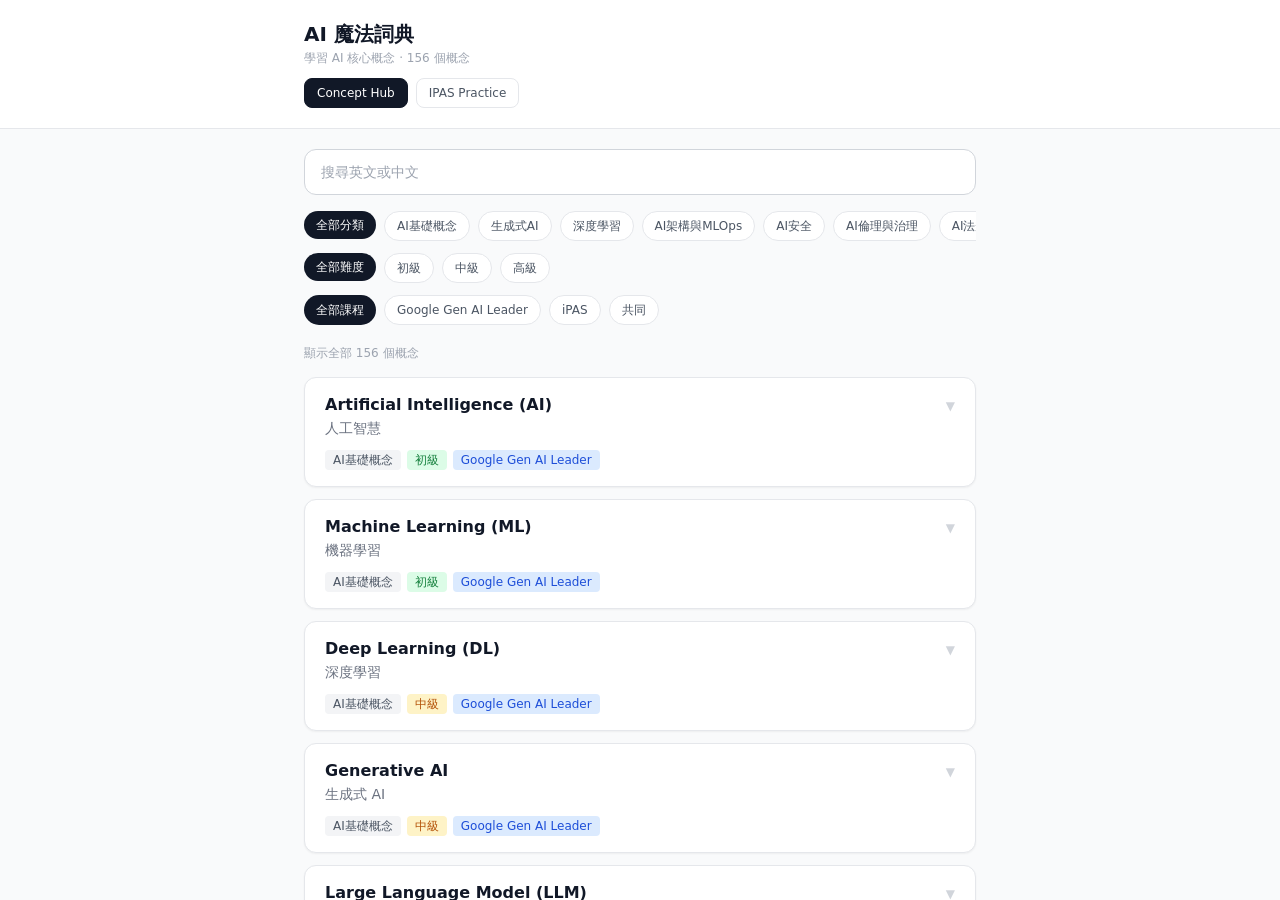
<file: labs/aicert/index.html>
<!doctype html>
<html lang="zh-TW">
  <head>
    <meta charset="UTF-8" />
    <meta name="viewport" content="width=device-width, initial-scale=1.0" />
    <title>AI 魔法詞典</title>
    <script type="module" crossorigin src="/labs/aicert/assets/index-D9vn_TMY.js"></script>
    <link rel="stylesheet" crossorigin href="/labs/aicert/assets/index-DAwUg0Bs.css">
  </head>
  <body>
    <div id="root"></div>
  </body>
</html>
</file>
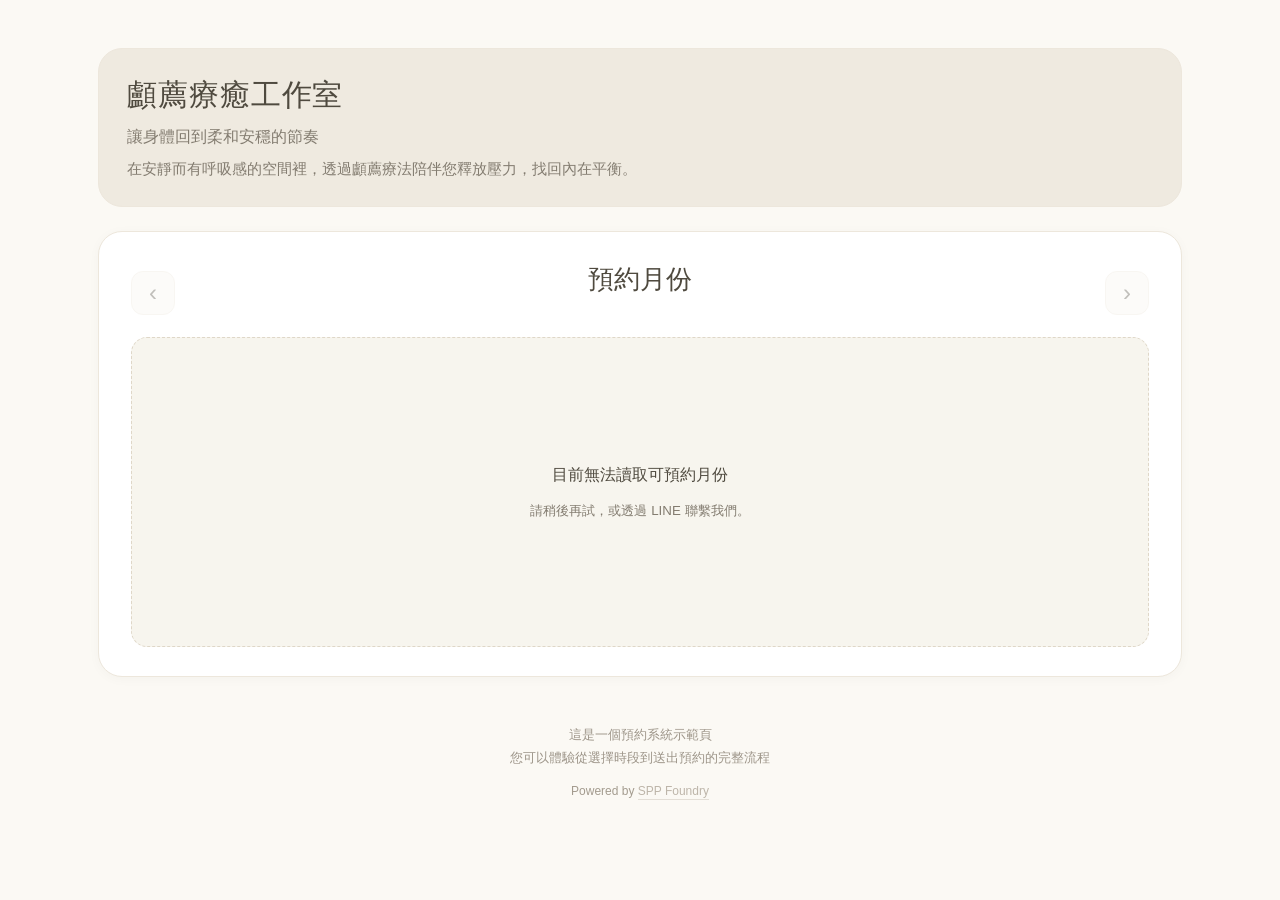
<file: labs/flow-booking/index.html>
<!doctype html>
<html lang="zh-TW">
  <head>
    <meta charset="UTF-8" />
    <meta name="viewport" content="width=device-width, initial-scale=1.0" />
    <title>Flow Booking｜一人商家極簡預約系統 - SPP Foundry</title>
    <meta name="description" content="專為個人工作室與一人商家打造的極簡預約系統。Flow Booking 結合 Google 日曆與 Google Sheets，提供無程式碼、低維護的自動化排程體驗。立即體驗零負擔的預約流程！" />

    <!-- Open Graph -->
    <meta property="og:type" content="website" />
    <meta property="og:url" content="https://sppfoundry.co/labs/flow-booking/" />
    <meta property="og:title" content="Flow Booking｜一人商家極簡預約系統 - SPP Foundry" />
    <meta property="og:description" content="專為個人工作室與一人商家打造的極簡預約系統。Flow Booking 結合 Google 日曆與 Google Sheets，提供無程式碼、低維護的自動化排程體驗。立即體驗零負擔的預約流程！" />
    <meta property="og:image" content="https://sppfoundry.co/labs/flow-booking/og-image.png" />
    <meta property="og:locale" content="zh_TW" />
    <meta property="og:site_name" content="SPP Foundry" />

    <!-- Twitter Card -->
    <meta name="twitter:card" content="summary_large_image" />
    <meta name="twitter:title" content="Flow Booking｜一人商家極簡預約系統 - SPP Foundry" />
    <meta name="twitter:description" content="專為個人工作室與一人商家打造的極簡預約系統。Flow Booking 結合 Google 日曆與 Google Sheets，提供無程式碼、低維護的自動化排程體驗。立即體驗零負擔的預約流程！" />
    <meta name="twitter:image" content="https://sppfoundry.co/labs/flow-booking/og-image.png" />

    <!-- Schema: SoftwareApplication -->
    <script type="application/ld+json">
    {
      "@context": "https://schema.org",
      "@type": "SoftwareApplication",
      "name": "Flow Booking",
      "applicationCategory": "BusinessApplication",
      "operatingSystem": "Web",
      "url": "https://sppfoundry.co/labs/flow-booking/",
      "description": "專為微型商家打造的極簡預約系統，將商家的 Google 日曆作為時段來源，並自動同步紀錄至 Google 試算表。",
      "publisher": {
        "@type": "Organization",
        "name": "SPP Foundry"
      },
      "offers": {
        "@type": "Offer",
        "price": "0",
        "priceCurrency": "TWD"
      }
    }
    </script>

    <!-- Schema: FAQPage -->
    <script type="application/ld+json">
    {
      "@context": "https://schema.org",
      "@type": "FAQPage",
      "mainEntity": [
        {
          "@type": "Question",
          "name": "系統如何防範重複預約？",
          "acceptedAnswer": {
            "@type": "Answer",
            "text": "預約送出時系統即時確認時段狀態，確保不會產生重複預約。"
          }
        },
        {
          "@type": "Question",
          "name": "如何追蹤與管理客戶預約資料？",
          "acceptedAnswer": {
            "@type": "Answer",
            "text": "預約成功後，系統自動將客戶資料與備註寫入 Google Sheets，無須額外資料庫即可追蹤。"
          }
        },
        {
          "@type": "Question",
          "name": "支援取消或改期嗎？",
          "acceptedAnswer": {
            "@type": "Answer",
            "text": "店家於後台點擊「取消並重新開放」，Google 日曆會重新釋出時段，Google Sheets 狀態同步更新為已取消。"
          }
        }
      ]
    }
    </script>
    <script type="module" crossorigin src="/labs/flow-booking/assets/index-CZRlfwil.js"></script>
    <link rel="stylesheet" crossorigin href="/labs/flow-booking/assets/index-B9PAKRDD.css">
  </head>
  <body>
    <div id="root"></div>
  </body>
</html>
</file>
<file: labs/aicert/assets/index-DAwUg0Bs.css>
*,:before,:after{--tw-border-spacing-x: 0;--tw-border-spacing-y: 0;--tw-translate-x: 0;--tw-translate-y: 0;--tw-rotate: 0;--tw-skew-x: 0;--tw-skew-y: 0;--tw-scale-x: 1;--tw-scale-y: 1;--tw-pan-x: ;--tw-pan-y: ;--tw-pinch-zoom: ;--tw-scroll-snap-strictness: proximity;--tw-gradient-from-position: ;--tw-gradient-via-position: ;--tw-gradient-to-position: ;--tw-ordinal: ;--tw-slashed-zero: ;--tw-numeric-figure: ;--tw-numeric-spacing: ;--tw-numeric-fraction: ;--tw-ring-inset: ;--tw-ring-offset-width: 0px;--tw-ring-offset-color: #fff;--tw-ring-color: rgb(59 130 246 / .5);--tw-ring-offset-shadow: 0 0 #0000;--tw-ring-shadow: 0 0 #0000;--tw-shadow: 0 0 #0000;--tw-shadow-colored: 0 0 #0000;--tw-blur: ;--tw-brightness: ;--tw-contrast: ;--tw-grayscale: ;--tw-hue-rotate: ;--tw-invert: ;--tw-saturate: ;--tw-sepia: ;--tw-drop-shadow: ;--tw-backdrop-blur: ;--tw-backdrop-brightness: ;--tw-backdrop-contrast: ;--tw-backdrop-grayscale: ;--tw-backdrop-hue-rotate: ;--tw-backdrop-invert: ;--tw-backdrop-opacity: ;--tw-backdrop-saturate: ;--tw-backdrop-sepia: ;--tw-contain-size: ;--tw-contain-layout: ;--tw-contain-paint: ;--tw-contain-style: }::backdrop{--tw-border-spacing-x: 0;--tw-border-spacing-y: 0;--tw-translate-x: 0;--tw-translate-y: 0;--tw-rotate: 0;--tw-skew-x: 0;--tw-skew-y: 0;--tw-scale-x: 1;--tw-scale-y: 1;--tw-pan-x: ;--tw-pan-y: ;--tw-pinch-zoom: ;--tw-scroll-snap-strictness: proximity;--tw-gradient-from-position: ;--tw-gradient-via-position: ;--tw-gradient-to-position: ;--tw-ordinal: ;--tw-slashed-zero: ;--tw-numeric-figure: ;--tw-numeric-spacing: ;--tw-numeric-fraction: ;--tw-ring-inset: ;--tw-ring-offset-width: 0px;--tw-ring-offset-color: #fff;--tw-ring-color: rgb(59 130 246 / .5);--tw-ring-offset-shadow: 0 0 #0000;--tw-ring-shadow: 0 0 #0000;--tw-shadow: 0 0 #0000;--tw-shadow-colored: 0 0 #0000;--tw-blur: ;--tw-brightness: ;--tw-contrast: ;--tw-grayscale: ;--tw-hue-rotate: ;--tw-invert: ;--tw-saturate: ;--tw-sepia: ;--tw-drop-shadow: ;--tw-backdrop-blur: ;--tw-backdrop-brightness: ;--tw-backdrop-contrast: ;--tw-backdrop-grayscale: ;--tw-backdrop-hue-rotate: ;--tw-backdrop-invert: ;--tw-backdrop-opacity: ;--tw-backdrop-saturate: ;--tw-backdrop-sepia: ;--tw-contain-size: ;--tw-contain-layout: ;--tw-contain-paint: ;--tw-contain-style: }*,:before,:after{box-sizing:border-box;border-width:0;border-style:solid;border-color:#e5e7eb}:before,:after{--tw-content: ""}html,:host{line-height:1.5;-webkit-text-size-adjust:100%;-moz-tab-size:4;-o-tab-size:4;tab-size:4;font-family:ui-sans-serif,system-ui,sans-serif,"Apple Color Emoji","Segoe UI Emoji",Segoe UI Symbol,"Noto Color Emoji";font-feature-settings:normal;font-variation-settings:normal;-webkit-tap-highlight-color:transparent}body{margin:0;line-height:inherit}hr{height:0;color:inherit;border-top-width:1px}abbr:where([title]){-webkit-text-decoration:underline dotted;text-decoration:underline dotted}h1,h2,h3,h4,h5,h6{font-size:inherit;font-weight:inherit}a{color:inherit;text-decoration:inherit}b,strong{font-weight:bolder}code,kbd,samp,pre{font-family:ui-monospace,SFMono-Regular,Menlo,Monaco,Consolas,Liberation Mono,Courier New,monospace;font-feature-settings:normal;font-variation-settings:normal;font-size:1em}small{font-size:80%}sub,sup{font-size:75%;line-height:0;position:relative;vertical-align:baseline}sub{bottom:-.25em}sup{top:-.5em}table{text-indent:0;border-color:inherit;border-collapse:collapse}button,input,optgroup,select,textarea{font-family:inherit;font-feature-settings:inherit;font-variation-settings:inherit;font-size:100%;font-weight:inherit;line-height:inherit;letter-spacing:inherit;color:inherit;margin:0;padding:0}button,select{text-transform:none}button,input:where([type=button]),input:where([type=reset]),input:where([type=submit]){-webkit-appearance:button;background-color:transparent;background-image:none}:-moz-focusring{outline:auto}:-moz-ui-invalid{box-shadow:none}progress{vertical-align:baseline}::-webkit-inner-spin-button,::-webkit-outer-spin-button{height:auto}[type=search]{-webkit-appearance:textfield;outline-offset:-2px}::-webkit-search-decoration{-webkit-appearance:none}::-webkit-file-upload-button{-webkit-appearance:button;font:inherit}summary{display:list-item}blockquote,dl,dd,h1,h2,h3,h4,h5,h6,hr,figure,p,pre{margin:0}fieldset{margin:0;padding:0}legend{padding:0}ol,ul,menu{list-style:none;margin:0;padding:0}dialog{padding:0}textarea{resize:vertical}input::-moz-placeholder,textarea::-moz-placeholder{opacity:1;color:#9ca3af}input::placeholder,textarea::placeholder{opacity:1;color:#9ca3af}button,[role=button]{cursor:pointer}:disabled{cursor:default}img,svg,video,canvas,audio,iframe,embed,object{display:block;vertical-align:middle}img,video{max-width:100%;height:auto}[hidden]:where(:not([hidden=until-found])){display:none}.sticky{position:sticky}.top-0{top:0}.z-10{z-index:10}.mx-auto{margin-left:auto;margin-right:auto}.mb-1{margin-bottom:.25rem}.mb-2{margin-bottom:.5rem}.mt-0\.5{margin-top:.125rem}.mt-1{margin-top:.25rem}.mt-3{margin-top:.75rem}.mt-4{margin-top:1rem}.flex{display:flex}.inline-flex{display:inline-flex}.hidden{display:none}.h-dvh{height:100dvh}.min-h-0{min-height:0px}.min-h-screen{min-height:100vh}.w-full{width:100%}.min-w-0{min-width:0px}.max-w-2xl{max-width:42rem}.flex-1{flex:1 1 0%}.flex-shrink-0,.shrink-0{flex-shrink:0}.cursor-pointer{cursor:pointer}.flex-col{flex-direction:column}.flex-wrap{flex-wrap:wrap}.items-start{align-items:flex-start}.items-center{align-items:center}.justify-between{justify-content:space-between}.gap-1\.5{gap:.375rem}.gap-2{gap:.5rem}.gap-3{gap:.75rem}.space-y-2>:not([hidden])~:not([hidden]){--tw-space-y-reverse: 0;margin-top:calc(.5rem * calc(1 - var(--tw-space-y-reverse)));margin-bottom:calc(.5rem * var(--tw-space-y-reverse))}.space-y-3>:not([hidden])~:not([hidden]){--tw-space-y-reverse: 0;margin-top:calc(.75rem * calc(1 - var(--tw-space-y-reverse)));margin-bottom:calc(.75rem * var(--tw-space-y-reverse))}.space-y-4>:not([hidden])~:not([hidden]){--tw-space-y-reverse: 0;margin-top:calc(1rem * calc(1 - var(--tw-space-y-reverse)));margin-bottom:calc(1rem * var(--tw-space-y-reverse))}.space-y-5>:not([hidden])~:not([hidden]){--tw-space-y-reverse: 0;margin-top:calc(1.25rem * calc(1 - var(--tw-space-y-reverse)));margin-bottom:calc(1.25rem * var(--tw-space-y-reverse))}.overflow-hidden{overflow:hidden}.overflow-x-auto{overflow-x:auto}.overflow-y-auto{overflow-y:auto}.whitespace-nowrap{white-space:nowrap}.whitespace-pre-wrap{white-space:pre-wrap}.rounded{border-radius:.25rem}.rounded-full{border-radius:9999px}.rounded-lg{border-radius:.5rem}.rounded-xl{border-radius:.75rem}.border{border-width:1px}.border-b{border-bottom-width:1px}.border-t{border-top-width:1px}.border-amber-200{--tw-border-opacity: 1;border-color:rgb(253 230 138 / var(--tw-border-opacity, 1))}.border-blue-100{--tw-border-opacity: 1;border-color:rgb(219 234 254 / var(--tw-border-opacity, 1))}.border-gray-100{--tw-border-opacity: 1;border-color:rgb(243 244 246 / var(--tw-border-opacity, 1))}.border-gray-200{--tw-border-opacity: 1;border-color:rgb(229 231 235 / var(--tw-border-opacity, 1))}.border-gray-300{--tw-border-opacity: 1;border-color:rgb(209 213 219 / var(--tw-border-opacity, 1))}.border-gray-500{--tw-border-opacity: 1;border-color:rgb(107 114 128 / var(--tw-border-opacity, 1))}.border-gray-900{--tw-border-opacity: 1;border-color:rgb(17 24 39 / var(--tw-border-opacity, 1))}.border-green-200{--tw-border-opacity: 1;border-color:rgb(187 247 208 / var(--tw-border-opacity, 1))}.border-green-300{--tw-border-opacity: 1;border-color:rgb(134 239 172 / var(--tw-border-opacity, 1))}.border-red-200{--tw-border-opacity: 1;border-color:rgb(254 202 202 / var(--tw-border-opacity, 1))}.border-red-300{--tw-border-opacity: 1;border-color:rgb(252 165 165 / var(--tw-border-opacity, 1))}.border-slate-200{--tw-border-opacity: 1;border-color:rgb(226 232 240 / var(--tw-border-opacity, 1))}.bg-amber-100{--tw-bg-opacity: 1;background-color:rgb(254 243 199 / var(--tw-bg-opacity, 1))}.bg-amber-50{--tw-bg-opacity: 1;background-color:rgb(255 251 235 / var(--tw-bg-opacity, 1))}.bg-blue-100{--tw-bg-opacity: 1;background-color:rgb(219 234 254 / var(--tw-bg-opacity, 1))}.bg-blue-50{--tw-bg-opacity: 1;background-color:rgb(239 246 255 / var(--tw-bg-opacity, 1))}.bg-gray-100{--tw-bg-opacity: 1;background-color:rgb(243 244 246 / var(--tw-bg-opacity, 1))}.bg-gray-50{--tw-bg-opacity: 1;background-color:rgb(249 250 251 / var(--tw-bg-opacity, 1))}.bg-gray-900{--tw-bg-opacity: 1;background-color:rgb(17 24 39 / var(--tw-bg-opacity, 1))}.bg-green-100{--tw-bg-opacity: 1;background-color:rgb(220 252 231 / var(--tw-bg-opacity, 1))}.bg-green-50{--tw-bg-opacity: 1;background-color:rgb(240 253 244 / var(--tw-bg-opacity, 1))}.bg-orange-100{--tw-bg-opacity: 1;background-color:rgb(255 237 213 / var(--tw-bg-opacity, 1))}.bg-purple-100{--tw-bg-opacity: 1;background-color:rgb(243 232 255 / var(--tw-bg-opacity, 1))}.bg-red-50{--tw-bg-opacity: 1;background-color:rgb(254 242 242 / var(--tw-bg-opacity, 1))}.bg-slate-100{--tw-bg-opacity: 1;background-color:rgb(241 245 249 / var(--tw-bg-opacity, 1))}.bg-slate-50{--tw-bg-opacity: 1;background-color:rgb(248 250 252 / var(--tw-bg-opacity, 1))}.bg-teal-100{--tw-bg-opacity: 1;background-color:rgb(204 251 241 / var(--tw-bg-opacity, 1))}.bg-white{--tw-bg-opacity: 1;background-color:rgb(255 255 255 / var(--tw-bg-opacity, 1))}.p-4{padding:1rem}.p-5{padding:1.25rem}.p-6{padding:1.5rem}.px-2{padding-left:.5rem;padding-right:.5rem}.px-3{padding-left:.75rem;padding-right:.75rem}.px-4{padding-left:1rem;padding-right:1rem}.px-5{padding-left:1.25rem;padding-right:1.25rem}.py-0\.5{padding-top:.125rem;padding-bottom:.125rem}.py-1\.5{padding-top:.375rem;padding-bottom:.375rem}.py-16{padding-top:4rem;padding-bottom:4rem}.py-2{padding-top:.5rem;padding-bottom:.5rem}.py-2\.5{padding-top:.625rem;padding-bottom:.625rem}.py-3{padding-top:.75rem;padding-bottom:.75rem}.py-4{padding-top:1rem;padding-bottom:1rem}.py-5{padding-top:1.25rem;padding-bottom:1.25rem}.pb-1{padding-bottom:.25rem}.pb-\[calc\(env\(safe-area-inset-bottom\)\+1\.25rem\)\]{padding-bottom:calc(env(safe-area-inset-bottom) + 1.25rem)}.pr-1{padding-right:.25rem}.pt-1{padding-top:.25rem}.text-left{text-align:left}.text-center{text-align:center}.text-base{font-size:1rem;line-height:1.5rem}.text-lg{font-size:1.125rem;line-height:1.75rem}.text-sm{font-size:.875rem;line-height:1.25rem}.text-xl{font-size:1.25rem;line-height:1.75rem}.text-xs{font-size:.75rem;line-height:1rem}.font-bold{font-weight:700}.font-medium{font-weight:500}.font-semibold{font-weight:600}.uppercase{text-transform:uppercase}.italic{font-style:italic}.leading-relaxed{line-height:1.625}.leading-snug{line-height:1.375}.tracking-wide{letter-spacing:.025em}.text-amber-700{--tw-text-opacity: 1;color:rgb(180 83 9 / var(--tw-text-opacity, 1))}.text-blue-700{--tw-text-opacity: 1;color:rgb(29 78 216 / var(--tw-text-opacity, 1))}.text-blue-800{--tw-text-opacity: 1;color:rgb(30 64 175 / var(--tw-text-opacity, 1))}.text-blue-900{--tw-text-opacity: 1;color:rgb(30 58 138 / var(--tw-text-opacity, 1))}.text-gray-300{--tw-text-opacity: 1;color:rgb(209 213 219 / var(--tw-text-opacity, 1))}.text-gray-400{--tw-text-opacity: 1;color:rgb(156 163 175 / var(--tw-text-opacity, 1))}.text-gray-500{--tw-text-opacity: 1;color:rgb(107 114 128 / var(--tw-text-opacity, 1))}.text-gray-600{--tw-text-opacity: 1;color:rgb(75 85 99 / var(--tw-text-opacity, 1))}.text-gray-700{--tw-text-opacity: 1;color:rgb(55 65 81 / var(--tw-text-opacity, 1))}.text-gray-800{--tw-text-opacity: 1;color:rgb(31 41 55 / var(--tw-text-opacity, 1))}.text-gray-900{--tw-text-opacity: 1;color:rgb(17 24 39 / var(--tw-text-opacity, 1))}.text-green-700{--tw-text-opacity: 1;color:rgb(21 128 61 / var(--tw-text-opacity, 1))}.text-green-800{--tw-text-opacity: 1;color:rgb(22 101 52 / var(--tw-text-opacity, 1))}.text-orange-700{--tw-text-opacity: 1;color:rgb(194 65 12 / var(--tw-text-opacity, 1))}.text-purple-700{--tw-text-opacity: 1;color:rgb(126 34 206 / var(--tw-text-opacity, 1))}.text-red-800{--tw-text-opacity: 1;color:rgb(153 27 27 / var(--tw-text-opacity, 1))}.text-slate-600{--tw-text-opacity: 1;color:rgb(71 85 105 / var(--tw-text-opacity, 1))}.text-slate-700{--tw-text-opacity: 1;color:rgb(51 65 85 / var(--tw-text-opacity, 1))}.text-teal-700{--tw-text-opacity: 1;color:rgb(15 118 110 / var(--tw-text-opacity, 1))}.text-white{--tw-text-opacity: 1;color:rgb(255 255 255 / var(--tw-text-opacity, 1))}.shadow-sm{--tw-shadow: 0 1px 2px 0 rgb(0 0 0 / .05);--tw-shadow-colored: 0 1px 2px 0 var(--tw-shadow-color);box-shadow:var(--tw-ring-offset-shadow, 0 0 #0000),var(--tw-ring-shadow, 0 0 #0000),var(--tw-shadow)}.filter{filter:var(--tw-blur) var(--tw-brightness) var(--tw-contrast) var(--tw-grayscale) var(--tw-hue-rotate) var(--tw-invert) var(--tw-saturate) var(--tw-sepia) var(--tw-drop-shadow)}.transition-colors{transition-property:color,background-color,border-color,text-decoration-color,fill,stroke;transition-timing-function:cubic-bezier(.4,0,.2,1);transition-duration:.15s}html,body,#root{min-height:100%}body{overflow-y:auto;overflow-x:hidden;-webkit-overflow-scrolling:touch}.hide-scrollbar{-ms-overflow-style:none;scrollbar-width:none}.hide-scrollbar::-webkit-scrollbar{display:none}.hover\:border-gray-400:hover{--tw-border-opacity: 1;border-color:rgb(156 163 175 / var(--tw-border-opacity, 1))}.hover\:bg-gray-100:hover{--tw-bg-opacity: 1;background-color:rgb(243 244 246 / var(--tw-bg-opacity, 1))}.hover\:bg-gray-50:hover{--tw-bg-opacity: 1;background-color:rgb(249 250 251 / var(--tw-bg-opacity, 1))}.focus\:outline-none:focus{outline:2px solid transparent;outline-offset:2px}.focus\:ring-2:focus{--tw-ring-offset-shadow: var(--tw-ring-inset) 0 0 0 var(--tw-ring-offset-width) var(--tw-ring-offset-color);--tw-ring-shadow: var(--tw-ring-inset) 0 0 0 calc(2px + var(--tw-ring-offset-width)) var(--tw-ring-color);box-shadow:var(--tw-ring-offset-shadow),var(--tw-ring-shadow),var(--tw-shadow, 0 0 #0000)}.focus\:ring-gray-400:focus{--tw-ring-opacity: 1;--tw-ring-color: rgb(156 163 175 / var(--tw-ring-opacity, 1))}.disabled\:opacity-40:disabled{opacity:.4}@media (min-width: 768px){.md\:flex{display:flex}.md\:hidden{display:none}.md\:shrink{flex-shrink:1}.md\:flex-wrap{flex-wrap:wrap}.md\:gap-2{gap:.5rem}.md\:overflow-visible{overflow:visible}.md\:overflow-x-auto{overflow-x:auto}.md\:pb-1{padding-bottom:.25rem}}
</file>
<file: labs/flow-booking/assets/index-B9PAKRDD.css>
:root{--text-main:#4f4a3f;--text-soft:#837c70;--text-muted:#a8a094;--page-bg:#fbf9f4;--card-bg:#fff;--hero-bg:#efeae0;--card-border:#ede7dc;--soft-block:#f7f5ee;font-synthesis:none;text-rendering:optimizelegibility;-webkit-font-smoothing:antialiased;-moz-osx-font-smoothing:grayscale;font-family:-apple-system,BlinkMacSystemFont,PingFang TC,Microsoft JhengHei,Noto Sans TC,sans-serif}*{box-sizing:border-box}body{background:var(--page-bg);min-height:100svh;color:var(--text-main);margin:0;line-height:1.7}button,input,textarea{font:inherit}button{cursor:pointer}#root{min-height:100svh}.app-shell{gap:1.25rem;max-width:960px;margin:0 auto;padding:1rem;display:grid}.hero,.calendar-card{border:1px solid var(--card-border);background:var(--card-bg);border-radius:24px;min-width:0}.hero{background:var(--hero-bg);min-height:auto;padding:1.1rem 1.2rem;display:block}.hero__text{align-content:center;gap:.45rem;display:grid}.hero h1{color:var(--text-main);letter-spacing:.03em;overflow-wrap:anywhere;word-break:break-word;-webkit-line-clamp:2;-webkit-box-orient:vertical;margin:0;font-size:clamp(1.45rem,3.8vw,1.9rem);line-height:1.4;display:-webkit-box;overflow:hidden}.hero h2{color:var(--text-soft);overflow-wrap:anywhere;word-break:break-word;-webkit-line-clamp:2;-webkit-box-orient:vertical;margin:0;font-size:1rem;font-weight:400;line-height:1.7;display:-webkit-box;overflow:hidden}.hero__desc{color:var(--text-soft);overflow-wrap:anywhere;word-break:break-word;-webkit-line-clamp:3;-webkit-box-orient:vertical;margin:0;font-size:.92rem;line-height:1.7;display:-webkit-box;overflow:hidden}.calendar-card{padding:1rem .85rem 1.2rem;box-shadow:0 2px 12px #00000008}.calendar-header{grid-template-columns:44px 1fr 44px;align-items:center;gap:.5rem;margin-bottom:.75rem;display:grid}.month-arrow{border:1px solid var(--card-border);background:var(--soft-block);width:44px;height:44px;color:var(--text-main);border-radius:12px;font-size:1.5rem;line-height:1}.month-arrow:disabled{opacity:.35;cursor:not-allowed}.month-title-wrap{text-align:center}.month-title-wrap h3{color:#4f4a3f;margin:0;font-size:clamp(1.35rem,3.2vw,1.6rem);font-weight:600;line-height:1.4}.month-switches{flex-wrap:wrap;justify-content:center;gap:.45rem;margin-top:.55rem;display:inline-flex}.month-chip{min-height:44px;color:var(--text-soft);background:0 0;border:none;border-radius:999px;padding:.5rem 1.2rem;font-size:.84rem;font-weight:500;transition:background-color .2s,color .2s,box-shadow .2s}.month-chip.is-active{background:var(--card-bg);color:var(--text-main);box-shadow:0 2px 8px #5c54460f}.week-row{grid-template-columns:repeat(7,minmax(0,1fr));gap:.38rem;margin-bottom:.5rem;display:none}.week-row span{text-align:center;color:#7a7267;letter-spacing:.1em;padding:.42rem .2rem;font-size:.74rem;font-weight:600;line-height:1.6}.week-row span:first-child,.week-row span:last-child{color:#9e8a82}.calendar-layout{display:block}.mini-calendar{display:none}.mini-calendar__legend{color:#857d70;letter-spacing:.03em;background:#f7f5ee;border-radius:10px;flex-wrap:wrap;align-items:center;gap:.3rem .85rem;margin:.85rem 0 0;padding:.55rem .7rem;font-size:.72rem;display:flex}.mini-calendar__legend .mini-dot{margin-left:.3rem;margin-right:.18rem}.mini-calendar__legend .mini-dot:first-child{margin-left:0}.mini-grid--next{animation:.2s month-slide-next}.mini-grid--prev{animation:.2s month-slide-prev}.mini-cell{appearance:none;font-family:inherit;font-size:inherit;cursor:pointer;text-align:center;background:#fefdfb;border:1px solid #ede5d4;border-radius:10px;grid-template-rows:1fr 12px;place-items:center;row-gap:0;width:100%;height:100%;margin:0;padding:0;line-height:1;transition:border-color .24s,background-color .24s;display:grid}.mini-cell:not(:disabled):hover{background:#fdfaf2;border-color:#c7b59b}.mini-cell:disabled{cursor:default}.mini-cell--outside{background:#fbfaf7;border-color:#f2ede2}.mini-cell--past{opacity:.4}.mini-cell--today{background:#f3ead8;border-color:#c7b59b}.mini-cell--full{background:#faf8f4}.mini-cell__num{color:#565045;font-variant-numeric:tabular-nums;align-self:center;font-size:.82rem;font-weight:600;line-height:1}.mini-cell--outside .mini-cell__num{color:#bab1a2;font-weight:500}.mini-cell--today .mini-cell__num{color:#4f4a3f;font-weight:700}.mini-cell__dots{justify-content:center;align-self:start;align-items:center;gap:4px;height:7px;display:flex}.mini-dot{border-radius:999px;flex-shrink:0;width:7px;height:7px;display:inline-block}.mini-dot--morning{background:#9cb3a4}.mini-dot--afternoon{background:#bfac8f}.mini-dot--evening{background:#8e9ea9}.slot-pill{color:#fbf9f4;text-align:left;border:1px solid #0000;border-radius:11px;min-height:34px;padding:.32rem .52rem;transition:transform .28s,box-shadow .28s,border-color .28s,background-color .28s;position:relative}.slot-pill strong{letter-spacing:.02em;font-size:.92rem;font-weight:600;line-height:1.2;display:block}.slot-pill:hover{transform:translateY(-1px);box-shadow:0 3px 9px #584d3c24}.slot-pill:active{transform:translateY(0)}.slot-pill:focus-visible{outline:none;box-shadow:0 0 0 2px #bbb0a059}.slot-pill.is-selected{border-color:#ffffff85;box-shadow:0 3px 10px #554c3d29,inset 0 0 0 1px #ffffff52}.check-mark{font-size:.72rem;font-weight:700;position:absolute;top:5px;right:6px}.slot--morning{background:#9cb3a4}.slot--morning:hover{background:#8ea697}.slot--afternoon{background:#bfac8f}.slot--afternoon:hover{background:#b09d80}.slot--evening{background:#8e9ea9}.slot--evening:hover{background:#7f909c}.month-empty{background:var(--soft-block);text-align:center;border:1px dashed #dfd7c8;border-radius:16px;place-content:center;gap:.75rem;min-height:310px;padding:1rem;display:grid}.month-empty p{color:var(--text-main);margin:0}.month-empty small{color:var(--text-soft)}.calendar-note{color:#857d70;text-align:center;margin:1.05rem 0 0;font-size:.78rem}.page-footer{text-align:center;flex-direction:column;align-items:center;gap:.4rem;min-width:0;margin-top:1.5rem;padding:0 1.5rem 2.5rem;display:flex}.page-footer__notice{display:contents}.page-footer__text{color:#9d9589;flex-direction:column;align-items:center;gap:.2rem;max-width:320px;margin:0;font-size:.8rem;line-height:1.5;display:flex}.page-footer__text span{display:block}.page-footer .powered-by{color:#a39b8e;margin:.55rem 0 0;font-size:.75rem;line-height:1.6}.page-footer .powered-by a{color:#bdb5a9;border-bottom:1px solid #bdb5a966;padding-bottom:1px;text-decoration:none;transition:color .2s,border-bottom-color .2s}.page-footer .powered-by a:hover{color:#8c8476;border-bottom-color:#8c8476}.mobile-card-list{flex-direction:column;gap:.9rem;margin:0;padding:0;list-style:none;display:flex}.day-card{background:#fff;border:1px solid #ece5d7;border-radius:20px;padding:1.1rem 1.15rem 1.2rem;overflow:hidden;box-shadow:0 2px 10px #4f4a3f0a}.day-card--today{border-color:#d7cbb8;box-shadow:0 2px 12px #a38f6c1a}.day-card__head{border-bottom:1px solid #f0eadf;align-items:baseline;gap:.65rem;margin-bottom:.85rem;padding-bottom:.85rem;display:flex}.day-card__date{color:#4f4a3f;letter-spacing:.02em;font-size:1.18rem;font-weight:700}.day-card__wk{color:#8a8377;letter-spacing:.06em;font-size:.86rem}.day-card__today{color:#7a8d6e;letter-spacing:.04em;background:#edf1e8;border-radius:999px;margin-left:auto;padding:.18rem .65rem;font-size:.74rem}.day-card__slots{grid-template-columns:1fr 1fr;gap:.6rem;display:grid}.day-card__slots .slot-pill{border-radius:12px;flex-direction:column;justify-content:center;min-height:54px;padding:.75rem .85rem;display:flex}.day-card__slots .slot-pill strong{letter-spacing:.03em;font-size:1rem}.mobile-card-list{display:flex}.modal-backdrop{-webkit-backdrop-filter:blur(6px);backdrop-filter:blur(6px);z-index:100;background:#5c54462e;place-items:center;padding:1rem;display:grid;position:fixed;inset:0}.modal{-webkit-overflow-scrolling:touch;overscroll-behavior:contain;scrollbar-width:none;border:1px solid var(--card-border);background:#fff;border-radius:24px;outline:none;width:min(92vw,420px);max-height:calc(100dvh - 2rem);padding:1rem 1rem 0;animation:.25s modal-in;overflow-y:auto;box-shadow:0 4px 16px #0000000f}.modal::-webkit-scrollbar{display:none}@media (width<=639px){.modal-backdrop{overscroll-behavior:contain;-webkit-overflow-scrolling:touch;scrollbar-width:none;align-items:start;overflow-y:auto}.modal-backdrop::-webkit-scrollbar{display:none}.modal{max-height:none;overflow-y:visible}.day-card{scroll-margin-top:6rem}.calendar-header{grid-template-columns:1fr}.calendar-header .month-arrow{display:none}html,body{scrollbar-width:none}html::-webkit-scrollbar{display:none}body::-webkit-scrollbar{display:none}}.modal-header{justify-content:space-between;align-items:center;gap:.75rem;display:flex}.modal-header h4{color:var(--text-main);margin:0;font-size:1.2rem}.close-btn{border:1px solid var(--card-border);background:var(--soft-block);width:44px;height:44px;color:var(--text-soft);border-radius:12px;font-size:1.5rem;line-height:1}.close-btn:disabled{opacity:.4}.summary-card{background:#edf3ee;border:1px solid #d6e1d8;border-radius:12px;margin-top:.85rem;padding:.75rem}.summary-card p{color:var(--text-main);margin:0;font-size:.9rem;line-height:1.6}.summary-card--soft{background:#f0f4ef}.summary-row{color:var(--text-main);gap:.5rem;margin:0;font-size:.9rem;line-height:1.6;display:flex}.summary-row+.summary-row{margin-top:.2rem}.summary-label{color:var(--text-soft);flex-shrink:0;min-width:3rem}.success-contact-note{text-align:center;color:var(--text-soft);margin:0;font-size:.8rem}.network-error{color:#ae4f4a;background:#f9eae7;border:1px solid #efd0cb;border-radius:12px;margin:.75rem 0 0;padding:.65rem .7rem;font-size:.78rem;line-height:1.55}.booking-form{gap:1rem;margin-top:.95rem;padding-bottom:1.5rem;display:grid}.form-group{gap:.8rem;margin-bottom:.5rem;display:grid}.form-group__header{align-items:baseline;gap:.5rem;display:flex}.form-group__title{color:var(--text-main);font-size:.95rem;font-weight:600}.form-group__hint{color:var(--text-soft);font-size:.8rem}.form-group__fields{gap:1rem;display:grid}.booking-form label{color:var(--text-main);gap:.35rem;font-size:.87rem;line-height:1.7;display:grid}.booking-form input,.booking-form textarea{border:1px solid var(--card-border);background:var(--soft-block);color:var(--text-main);border-radius:12px;min-height:44px;padding:.78rem .8rem}.booking-form textarea{resize:vertical;min-height:96px}.booking-form .is-error{border-color:#efd0cb}.field-error{color:#ae4f4a;font-size:.75rem;line-height:1.5}.field-optional,.field-required{color:#9e9487;margin-left:.2rem;font-size:.75rem;font-weight:400}.primary-btn{color:#fff;letter-spacing:.02em;background:#697066;border:none;border-radius:12px;width:100%;min-height:48px;font-size:1rem;transition:background-color .3s}.primary-btn:hover{background:#575e55}.primary-btn:disabled{opacity:.7;cursor:not-allowed}.result-state{text-align:center;justify-items:center;gap:.75rem;padding-bottom:2rem;display:grid}.result-icon{color:#fff;background:#a8bdb0;border-radius:999px;place-items:center;width:72px;height:72px;font-size:1.8rem;display:grid}.result-icon--error{color:#ae4f4a;background:#f1d8d4}.result-state h4{color:var(--text-main);margin:0;font-size:1.5rem}.result-state p{color:var(--text-soft);margin:0;line-height:1.7}.success-hint{color:#5b7b6e;background:#edf3ee;border:1px solid #d6e1d8;border-radius:12px;margin:0;padding:.6rem .7rem;font-size:.78rem}.success-hint--plain{color:#5c5446;background:#f8f5ef;border-color:#e7dfd2}@keyframes month-slide-next{0%{opacity:0;transform:translate(20px)}to{opacity:1;transform:translate(0)}}@keyframes month-slide-prev{0%{opacity:0;transform:translate(-20px)}to{opacity:1;transform:translate(0)}}@keyframes modal-in{0%{opacity:0;transform:translateY(10px)scale(.99)}to{opacity:1;transform:translateY(0)scale(1)}}.date-pill-bar{z-index:10;scrollbar-width:none;-webkit-overflow-scrolling:touch;background:#fff;border-bottom:1px solid #ede5d4;width:100%;min-width:0;max-width:100%;margin:.5rem 0 .75rem;padding:.5rem 0 .6rem;display:block;position:sticky;top:0;overflow:auto hidden}.date-pill-bar::-webkit-scrollbar{display:none}.date-pill-inner{gap:.35rem;width:max-content;display:inline-flex}.date-pill{appearance:none;color:var(--text-main);cursor:pointer;background:0 0;border:none;border-radius:12px;flex-direction:column;flex-shrink:0;justify-content:center;align-items:center;width:44px;height:52px;padding:0;font-family:inherit;transition:background-color .2s,color .2s,box-shadow .2s;display:flex}.date-pill:disabled{opacity:.4;cursor:default}.date-pill:not(:disabled):hover{background:#f7f5ee}.date-pill--active{color:#fbf9f4;background:#a8bdb0;box-shadow:0 2px 8px #a8bdb059}.date-pill__wk{color:var(--text-soft);letter-spacing:.05em;margin-bottom:2px;font-size:.7rem;font-weight:500;line-height:1}.date-pill__num{color:inherit;font-variant-numeric:tabular-nums;font-size:1rem;font-weight:500;line-height:1}.date-pill--active .date-pill__wk,.date-pill--active .date-pill__num{color:#fbf9f4}.date-pill-dots{justify-content:center;height:4px;margin-top:4px;display:flex}.date-pill-dot{background-color:#c9b89e;border-radius:50%;width:4px;height:4px}.date-pill--active .date-pill-dot{background-color:#ffffffa6}@media (width>=640px){.app-shell{gap:1.5rem;padding:1.5rem}.hero{padding:1.5rem}.hero h1,.hero h2{-webkit-line-clamp:1}.hero__desc{-webkit-line-clamp:2}.calendar-card{padding:1.5rem}.date-pill-bar{display:none}.day-card{padding:1.25rem 1.5rem 1.4rem}.day-card__date{font-size:1.25rem}.day-card__slots{grid-template-columns:repeat(3,1fr);gap:.7rem}}@media (width>=1024px){.app-shell{max-width:1180px;padding:min(48px,4%)}.hero{min-height:auto;padding:1.5rem 1.75rem}.calendar-card{padding:1.85rem 2rem}.calendar-layout{grid-template-columns:minmax(320px,.9fr) 1.3fr;align-items:start;gap:2rem;display:grid}.mini-calendar{display:block;position:sticky;top:1rem}.mini-calendar .week-row{grid-template-columns:repeat(7,minmax(0,1fr));gap:.3rem;margin-bottom:.5rem;display:grid}.mini-calendar .week-row span{text-align:center;padding:.3rem 0;font-size:.68rem}.mini-grid{grid-template-columns:repeat(7,minmax(0,1fr));grid-auto-rows:54px;gap:.3rem;display:grid}.mobile-card-list{gap:1rem}.day-card{padding:1.35rem 1.6rem 1.5rem}.day-card__date{font-size:1.3rem}.day-card__slots{grid-template-columns:repeat(3,1fr);gap:.75rem}.day-card__slots .slot-pill{min-height:58px}}@keyframes skeleton-pulse{0%,to{opacity:1}50%{opacity:.5}}@keyframes skeleton-pulse-soft{0%,to{opacity:1}50%{opacity:.72}}.calendar-skeleton-status{text-align:center;justify-items:center;gap:.12rem;margin:.2rem 0 .65rem;display:grid}.calendar-skeleton-status p,.calendar-skeleton-status small{margin:0}.calendar-skeleton-status p{color:var(--text-main);font-size:.9rem}.calendar-skeleton-status small{color:var(--text-soft);font-size:.78rem}.calendar-skeleton{min-width:0}.calendar-skeleton .skeleton-line,.calendar-skeleton .skeleton-chip{animation:2s ease-in-out infinite skeleton-pulse-soft}.date-pill-bar--skeleton{pointer-events:none}.date-pill--skeleton{cursor:default;gap:5px}.skeleton-line--pill-wk{border-radius:999px;width:1.2rem;height:.55rem}.skeleton-line--pill-num{border-radius:999px;width:1.45rem;height:1rem}.mini-calendar--skeleton{pointer-events:none}.mini-cell--skeleton{cursor:default}.mini-cell--skeleton:hover{background:#fefdfb;border-color:#ede5d4}.skeleton-line--mini-num{align-self:center;width:1rem;height:.72rem}.skeleton-line--mini-dot{border-radius:999px;align-self:start;width:7px;height:7px}.mini-calendar__legend--skeleton{justify-content:center}.skeleton-line--legend{border-radius:999px;width:3.2rem;height:.72rem}.skeleton-line{background:#e6ddd0;border-radius:8px;animation:1.6s ease-in-out infinite skeleton-pulse;display:block}.skeleton-line--date{width:6.5rem;height:1rem}.skeleton-line--wk{width:2.2rem;height:.85rem}.skeleton-chip{background:#e6ddd0;border-radius:11px;min-height:54px;animation:1.6s ease-in-out infinite skeleton-pulse;display:block}.skeleton-chip:nth-child(2){animation-delay:.25s}.admin-login-wrap{background:var(--page-bg);justify-content:center;align-items:center;min-height:100svh;padding:1.5rem;display:flex}.admin-login-card{background:var(--card-bg);border:1px solid var(--card-border);border-radius:20px;width:100%;max-width:360px;padding:2rem 1.75rem;box-shadow:0 4px 20px #0000000f}.admin-login-title{color:var(--text-main);text-align:center;margin:0 0 1.5rem;font-size:1.25rem;font-weight:600}.admin-dashboard{background:var(--page-bg);flex-direction:column;min-width:0;max-width:100%;min-height:100svh;display:flex;overflow-x:clip}.admin-dashboard,.admin-dashboard *{box-sizing:border-box}.admin-header{background:var(--card-bg);border-bottom:1px solid var(--card-border);z-index:10;justify-content:space-between;align-items:center;gap:.75rem;min-width:0;max-width:100%;padding:.85rem 1.25rem;display:flex;position:sticky;top:0}.admin-header__title{color:var(--text-main);letter-spacing:.02em;overflow-wrap:anywhere;min-width:0;font-size:.95rem;font-weight:600}.admin-header__actions{justify-content:flex-end;align-items:center;gap:.5rem;min-width:0;display:flex}.admin-main{flex:1;width:min(100%,900px);min-width:0;margin:0 auto;padding:1.5rem 1rem}.admin-section{background:var(--card-bg);border:1px solid var(--card-border);overflow-wrap:anywhere;border-radius:16px;min-width:0;max-width:100%;padding:1.25rem 1rem}.admin-section-title{color:var(--text-main);margin:0 0 1rem;font-size:1rem;font-weight:600}.admin-section-heading{flex-wrap:wrap;justify-content:space-between;align-items:center;gap:.75rem;min-width:0;margin-bottom:1rem;display:flex}.admin-section-heading .admin-section-title{margin-bottom:0}.admin-query-bar{flex-wrap:wrap;align-items:flex-end;gap:.65rem;min-width:0;max-width:100%;margin-bottom:1rem;display:flex}.admin-query-shortcuts{flex-wrap:wrap;flex-basis:100%;gap:.4rem;min-width:0;max-width:100%;display:flex}.admin-login-form{flex-direction:column;gap:1rem;display:flex}.admin-label{color:var(--text-soft);flex-direction:column;gap:.35rem;min-width:0;font-size:.9rem;display:flex}.admin-label--inline{white-space:nowrap;flex-direction:row;align-items:center;gap:.4rem;font-size:.875rem}.admin-input{border:1px solid var(--card-border);background:var(--soft-block);width:100%;min-width:0;color:var(--text-main);border-radius:10px;outline:none;padding:.6rem .75rem;font-size:.95rem;transition:border-color .15s}.admin-input:focus{border-color:#b0a898}.admin-input.is-error{background:#fff5f3;border-color:#c97c6a}.admin-input--date{width:auto;min-width:7rem;padding:.45rem .65rem;font-size:.875rem}select.admin-input{cursor:pointer}.admin-date-picker{min-width:0;position:relative}.admin-date-picker__trigger{border:1px solid var(--card-border);background:var(--soft-block);width:auto;min-width:8.5rem;color:var(--text-main);font:inherit;text-align:left;cursor:pointer;-webkit-tap-highlight-color:transparent;touch-action:manipulation;border-radius:10px;padding:.45rem .65rem;font-size:.875rem;transition:border-color .15s,background .15s}.admin-date-picker__trigger:hover:not(:disabled),.admin-date-picker__trigger:focus-visible{background:#fbf7f0;border-color:#b0a898}.admin-date-picker__trigger:focus:not(:focus-visible){outline:none}.admin-date-picker__trigger:disabled{opacity:.55;cursor:not-allowed}.admin-date-picker__popover{z-index:30;border:1px solid var(--card-border);background:var(--card-bg);border-radius:16px;width:min(340px,100vw - 24px);padding:.85rem;position:absolute;top:calc(100% + .45rem);left:0;box-shadow:0 18px 45px #5d52422e}.admin-date-picker__header{grid-template-columns:2.25rem 1fr 2.25rem;align-items:center;gap:.4rem;margin-bottom:.65rem;display:grid}.admin-date-picker__nav{border:1px solid var(--card-border);color:#6d6558;cursor:pointer;-webkit-tap-highlight-color:transparent;touch-action:manipulation;background:#fbf7f0;border-radius:999px;justify-content:center;align-items:center;width:2.25rem;height:2.25rem;font-size:1.35rem;line-height:1;display:inline-flex}.admin-date-picker__nav:hover,.admin-date-picker__nav:focus-visible{background:#eef5f2;border-color:#b9c9c3}.admin-date-picker__nav:focus:not(:focus-visible){outline:none}.admin-date-picker__month{min-width:0;color:var(--text-main);text-align:center;font-size:.98rem;font-weight:600}.admin-date-picker__weekdays,.admin-date-picker__grid{grid-template-columns:repeat(7,minmax(0,1fr));gap:.25rem;display:grid}.admin-date-picker__weekdays{color:var(--text-muted);text-align:center;margin-bottom:.3rem;font-size:.74rem}.admin-date-picker__day,.admin-date-picker__blank{aspect-ratio:1;width:100%}.admin-date-picker__day{color:var(--text-main);cursor:pointer;-webkit-tap-highlight-color:transparent;touch-action:manipulation;background:0 0;border:1px solid #0000;border-radius:999px;justify-content:center;align-items:center;font-size:.86rem;transition:background .12s,color .12s,border-color .12s;display:inline-flex}.admin-date-picker__day:hover,.admin-date-picker__day:focus-visible{background:#eef5f2;border-color:#bfd0ca}.admin-date-picker__day:focus:not(:focus-visible){outline:none}.admin-date-picker__day.is-today{border-color:#c9beb0}.admin-date-picker__day.is-selected,.admin-date-picker__day.is-selected:hover,.admin-date-picker__day.is-selected:focus-visible{color:#fff;background:#6f8f88;border-color:#6f8f88}.admin-date-picker__actions{border-top:1px solid #eee7dc;justify-content:flex-end;gap:.45rem;margin-top:.75rem;padding-top:.75rem;display:flex}.admin-btn{white-space:nowrap;cursor:pointer;-webkit-tap-highlight-color:transparent;touch-action:manipulation;border:1px solid #0000;border-radius:10px;justify-content:center;align-items:center;padding:.55rem 1.1rem;font-size:.9rem;font-weight:500;transition:opacity .15s;display:inline-flex}.admin-btn:disabled{opacity:.45;cursor:not-allowed}.admin-btn:focus:not(:focus-visible){outline:none}.admin-btn:focus-visible{outline-offset:2px;outline:2px solid #b0a898}.admin-btn--primary{color:#fff;background:#7a7060;border-color:#7a7060}.admin-btn--primary:not(:disabled):hover{background:#6a6050}.admin-btn--ghost{color:var(--text-soft);border-color:var(--card-border);background:0 0}.admin-btn--ghost:not(:disabled):hover{background:#7a70600f}.admin-btn--ghost:not(:disabled):active{color:var(--text-main);background:#7a70601a;border-color:#d8d0c3}.admin-btn--ghost:focus:not(:focus-visible){color:var(--text-soft);border-color:var(--card-border);background:0 0}.admin-error-msg{color:#c97c6a;margin:0;font-size:.875rem}.admin-loading{color:var(--text-muted);margin:1rem 0 0;font-size:.9rem}.admin-loading--center{text-align:center;margin:0}.admin-empty{color:var(--text-muted);margin:.75rem 0 0;font-size:.9rem}.admin-slots-count{color:var(--text-soft);margin:0;font-size:.85rem}.admin-bulk-bar{flex-wrap:wrap;justify-content:space-between;align-items:center;gap:.65rem;margin:0 0 .75rem;display:flex}.admin-bulk-bar__actions{flex-wrap:wrap;justify-content:flex-end;align-items:center;gap:.55rem;display:flex}.admin-bulk-bar__selected{color:var(--text-soft);font-size:.85rem}.admin-bulk-msg{color:#4a7c59;margin:-.25rem 0 .75rem;font-size:.875rem}.admin-dialog-backdrop{z-index:60;background:#2e2a235c;justify-content:center;align-items:center;padding:1rem;display:flex;position:fixed;inset:0}.admin-dialog{border:1px solid var(--card-border);background:var(--card-bg);border-radius:16px;flex-direction:column;width:min(100%,390px);max-height:calc(100svh - 2rem);display:flex;overflow:hidden;box-shadow:0 18px 48px #2e2a233d}.admin-dialog__header{border-bottom:1px solid var(--card-border);justify-content:space-between;align-items:center;gap:.75rem;padding:1rem 1rem .75rem;display:flex}.admin-dialog__title{color:var(--text-main);margin:0;font-size:1rem;font-weight:600}.admin-dialog__close{width:2.25rem;height:2.25rem;color:var(--text-soft);cursor:pointer;-webkit-tap-highlight-color:transparent;touch-action:manipulation;background:0 0;border:1px solid #0000;border-radius:999px;justify-content:center;align-items:center;font-size:1.35rem;line-height:1;display:inline-flex}.admin-dialog__close:not(:disabled):hover,.admin-dialog__close:focus-visible{background:var(--soft-block);color:var(--text-main)}.admin-dialog__close:focus:not(:focus-visible){outline:none}.admin-change-password-form{flex-direction:column;gap:.9rem;min-width:0;padding:1rem;display:flex;overflow-y:auto}.admin-change-password-form__hint{color:var(--text-muted);overflow-wrap:anywhere;margin:0;font-size:.85rem}.admin-change-password-form__msg{color:#4a7c59;overflow-wrap:anywhere;background:#f1faf3;border:1px solid #cfe4d4;border-radius:10px;margin:0;padding:.65rem .75rem;font-size:.88rem;font-weight:500;line-height:1.45}.admin-change-password-form__msg--error{color:#c97c6a;background:#fff5f3;border-color:#e8c4bb}.admin-password-toggle{min-height:44px;color:var(--text-soft);cursor:pointer;-webkit-user-select:none;user-select:none;-webkit-tap-highlight-color:transparent;touch-action:manipulation;align-self:flex-start;align-items:center;gap:.45rem;font-size:.9rem;display:inline-flex}.admin-password-toggle input{accent-color:#7a7060;width:1rem;height:1rem;margin:0}.admin-dialog__actions{justify-content:flex-end;gap:.55rem;margin-top:.2rem;display:flex}.admin-table-wrap{-webkit-overflow-scrolling:touch;border:1px solid var(--card-border);border-radius:10px;min-width:0;max-width:100%;overflow-x:auto}.admin-table{border-collapse:collapse;white-space:nowrap;width:100%;font-size:.875rem}.admin-table--bookings{white-space:normal;min-width:820px}.admin-table-wrap--bookings{-webkit-overflow-scrolling:touch;overflow-x:auto}@media (width>=640px){.admin-table--bookings th:first-child,.admin-table--bookings td:first-child,.admin-table--bookings th:nth-child(2),.admin-table--bookings td:nth-child(2),.admin-table--bookings th:nth-child(4),.admin-table--bookings td:nth-child(4),.admin-table--bookings th:nth-child(5),.admin-table--bookings td:nth-child(5),.admin-table--bookings th:nth-child(7),.admin-table--bookings td:nth-child(7){white-space:nowrap}.admin-table--bookings th:nth-child(7),.admin-table--bookings td:nth-child(7){width:6.5rem}}.admin-table th{text-align:left;color:var(--text-soft);background:var(--soft-block);border-bottom:1px solid var(--card-border);padding:.55rem .85rem;font-size:.8rem;font-weight:600}.admin-table td{color:var(--text-main);border-bottom:1px solid #f0ece5;padding:.55rem .85rem}.admin-slot-row:last-child td{border-bottom:none}.admin-slot-row.is-unavailable td{color:var(--text-muted)}.admin-cell-center{text-align:center!important}.admin-cell-select{width:4.25rem}.admin-slot-checkbox{accent-color:#6f8f75;cursor:pointer;width:1rem;height:1rem;margin:0}.admin-slot-checkbox:disabled{cursor:not-allowed;opacity:.45}.admin-badge{border-radius:20px;padding:.15rem .6rem;font-size:.78rem;font-weight:500;display:inline-block}.admin-badge--open{color:#4a7c59;background:#e8f4ec}.admin-badge--taken{color:#8b4a4a;background:#f4e8e8}.admin-create-form{min-width:0;max-width:100%;margin-bottom:0}.admin-create-form__title{color:var(--text-soft);margin:0 0 .75rem;font-size:.9rem;font-weight:600}.admin-create-form__fields{flex-wrap:wrap;align-items:flex-end;gap:.65rem;min-width:0;max-width:100%;display:flex}.admin-input--num{width:5rem;padding:.45rem .65rem;font-size:.875rem}.admin-create-msg{color:#4a7c59;margin:.6rem 0 0;font-size:.875rem}.admin-create-msg--error{color:#c97c6a}.admin-settings-form{gap:1rem;display:grid}.admin-settings-form .admin-section-heading{margin-bottom:0}.admin-settings-form__fields{gap:.95rem;display:grid}.admin-settings-field{gap:.45rem}.admin-settings-field__head{justify-content:space-between;align-items:baseline;gap:.75rem;min-width:0;display:flex}.admin-settings-counter{color:var(--text-muted);font-variant-numeric:tabular-nums;flex-shrink:0;font-size:.78rem}.admin-settings-counter.is-over{color:#9c4f42;font-weight:600}.admin-settings-textarea{resize:vertical;min-height:7rem;line-height:1.6}.admin-settings-field__error{color:#9c4f42;font-size:.82rem}.admin-settings-msg{color:#4d6d59;background:#eef6f1;border-radius:10px;margin:0;padding:.65rem .75rem;font-size:.88rem}.admin-settings-msg--error{color:#9c4f42;background:#fff5f3}.admin-settings-actions{justify-content:flex-end;display:flex}@media (width>=640px){.admin-create-form__fields{grid-template-columns:minmax(12rem,1fr) minmax(12rem,1fr);align-items:end;display:grid}.admin-create-form__fields>button{grid-column:1/-1;justify-self:end}}.admin-section-divider{border:none;border-top:1px solid var(--card-border);margin:1.25rem 0}.admin-btn--danger{color:#c97c6a;background:0 0;border-color:#e8c4bb;padding:.3rem .7rem;font-size:.8rem}.admin-btn--danger:not(:disabled):hover{background:#fff5f3}.admin-btn--release{color:#7a7060;background:0 0;border-color:#c9bfb0;padding:.3rem .7rem;font-size:.8rem}.admin-btn--release:not(:disabled):hover{background:var(--soft-block)}@media (width<=639px){.admin-header{align-items:flex-start;padding:.75rem 1.25rem}.admin-header__actions{flex-shrink:0;gap:.35rem}.admin-header__actions .admin-btn{min-height:40px;padding-inline:.7rem;font-size:.82rem}.admin-main,.admin-section{padding:1rem .75rem}.admin-nav{-webkit-overflow-scrolling:touch;min-width:0;max-width:100%;padding:0 1rem;overflow-x:auto}.admin-query-bar,.admin-create-form__fields,.admin-settings-form__fields,.admin-batch-form__row{align-items:stretch}.admin-query-bar>*,.admin-create-form__fields>*,.admin-settings-form__fields>*,.admin-batch-form__row>*{max-width:100%}.admin-create-form__fields>*{flex-basis:100%}.admin-label--inline{white-space:normal;flex-wrap:wrap}.admin-settings-field__head{align-items:flex-start}.admin-settings-actions .admin-btn{width:100%}.admin-bulk-bar{align-items:stretch}.admin-bulk-bar__actions{justify-content:space-between;width:100%}.admin-bulk-bar__actions .admin-btn{flex:1;min-height:40px}.admin-input--date{width:100%;min-width:0}.admin-date-picker{width:100%}.admin-date-picker__trigger{width:100%;min-width:0}.admin-date-picker__popover{left:50%;right:auto;bottom:max(4.5rem, calc(env(safe-area-inset-bottom) + 1.25rem));flex-direction:column;width:calc(100vw - 24px);max-width:340px;max-height:calc(100svh - 7rem);display:flex;position:fixed;top:auto;overflow:hidden;transform:translate(-50%);box-shadow:0 18px 48px #5d524238}.admin-date-picker__calendar{flex:1;min-height:0;overflow-y:auto}.admin-date-picker__actions{padding-bottom:max(.35rem, env(safe-area-inset-bottom));background:var(--card-bg);flex-shrink:0}.admin-date-picker__actions .admin-btn{min-height:44px}.admin-btn{white-space:normal;max-width:100%}.admin-table-wrap{border:none;border-radius:0;overflow-x:clip}.admin-table,.admin-table--bookings,.admin-table tbody,.admin-table tr,.admin-table td{width:100%;min-width:0;display:block}.admin-table thead{display:none}.admin-table tr{border:1px solid var(--card-border);background:var(--card-bg);white-space:normal;border-radius:12px;max-width:100%;margin-bottom:.65rem;padding:.1rem 0;overflow:hidden}.admin-slot-row:last-child td{border-bottom:1px solid #f0ece5}.admin-slot-row:last-child td:last-child{border-bottom:none}.admin-table td{text-align:right;overflow-wrap:anywhere;border-bottom:1px solid #f0ece5;justify-content:space-between;align-items:center;gap:.75rem;min-width:0;padding:.5rem .85rem;display:flex}.admin-table td:last-child{border-bottom:none}.admin-table td:before{content:attr(data-label);color:var(--text-soft);text-align:left;flex-shrink:0;margin-right:.75rem;font-size:.8rem;font-weight:600}.admin-table td>*{min-width:0;max-width:100%}.admin-table td.admin-cell-select{flex-direction:row;align-items:center}.admin-cell-center{text-align:right!important}.admin-table td[data-label=操作]{flex-direction:column;align-items:flex-start;gap:.4rem}.admin-table td[data-label=操作] .admin-btn{justify-content:center;width:100%}.admin-dialog-backdrop{padding:max(.75rem, env(safe-area-inset-top)) .75rem max(.75rem, env(safe-area-inset-bottom));align-items:flex-start;overflow-y:auto}.admin-dialog{border-radius:14px;width:100%;max-height:calc(100svh - 1.5rem)}.admin-change-password-form{padding:.9rem}.admin-change-password-form .admin-input{min-height:44px}.admin-change-password-form__msg{padding:.7rem .75rem;font-size:.9rem}.admin-password-toggle{width:100%}.admin-dialog__actions{flex-direction:column-reverse}.admin-dialog__actions .admin-btn{width:100%;min-height:44px}}.admin-batch-form__rows{flex-direction:column;gap:.75rem;min-width:0;max-width:100%;display:flex}.admin-batch-form__row{flex-wrap:wrap;align-items:flex-end;gap:.65rem;min-width:0;max-width:100%;display:flex}.admin-batch-form__row--aligned{align-items:center}.admin-batch-group-label{color:var(--text-soft);white-space:nowrap;font-size:.875rem}.admin-weekdays{flex-wrap:wrap;gap:.35rem;min-width:0;max-width:100%;display:flex}.admin-weekday-label{border:1px solid var(--card-border);color:var(--text-main);cursor:pointer;-webkit-user-select:none;user-select:none;-webkit-tap-highlight-color:transparent;touch-action:manipulation;border-radius:8px;align-items:center;padding:.3rem .6rem;font-size:.875rem;transition:background .12s,color .12s,border-color .12s;display:inline-flex}.admin-weekday-label:has(input:checked){color:#fff;background:#7a7060;border-color:#7a7060}.admin-weekday-label input{display:none}.admin-batch-times{flex-direction:column;gap:.4rem;min-width:0;max-width:100%;display:flex}.admin-batch-times__row{align-items:center;gap:.4rem;min-width:0;max-width:100%;display:flex}.admin-btn--sm{padding:.3rem .7rem;font-size:.8rem}.admin-month-shortcuts{flex-wrap:wrap;align-items:center;gap:.4rem;min-width:0;max-width:100%;display:flex}.admin-month-btn--active,.admin-btn--ghost.admin-month-btn--active:focus:not(:focus-visible),.admin-btn--ghost.admin-month-btn--active:not(:disabled):hover,.admin-btn--ghost.admin-month-btn--active:not(:disabled):active{color:#fff;background:#7a7060;border-color:#7a7060}.admin-range-preview{flex-direction:column;gap:.15rem;min-width:0;max-width:100%;display:flex}.admin-range-preview__line{color:var(--text-muted);overflow-wrap:anywhere;margin:0;font-size:.85rem}.admin-range-preview__invalid{color:#c97c6a}.admin-nav{background:var(--card-bg);border-bottom:1px solid var(--card-border);padding:0 1.25rem;display:flex}.admin-nav__tab{color:var(--text-soft);cursor:pointer;background:0 0;border:none;border-bottom:2px solid #0000;margin-bottom:-1px;padding:.7rem 1rem;font-size:.9rem;font-weight:500;transition:color .12s}.admin-nav__tab:focus:not(:focus-visible){outline:none}.admin-nav__tab:focus-visible{outline-offset:2px;outline:2px solid #b0a898}.admin-nav__tab:hover{color:var(--text-main)}.admin-nav__tab--active{color:var(--text-main);border-bottom-color:#7a7060;font-weight:600}.admin-sub-tabs{flex-wrap:wrap;gap:.35rem;margin-bottom:1.25rem;display:flex}.admin-sub-tab{color:var(--text-soft);border:1px solid var(--card-border);cursor:pointer;background:0 0;border-radius:999px;padding:.35rem .85rem;font-size:.85rem;font-weight:500;transition:background .12s,color .12s,border-color .12s}.admin-sub-tab:hover{background:var(--soft-block);color:var(--text-main)}.admin-sub-tab--active{color:#fff;background:#7a7060;border-color:#7a7060}.admin-booking-empty{color:var(--text-muted);padding:1.5rem 0 .5rem;font-size:.9rem}@media (width<=639px){.admin-nav{padding:0 1rem}.admin-batch-form__row--aligned{align-items:stretch}.admin-batch-group-label{white-space:normal;flex-basis:100%}.admin-batch-times__row{flex-wrap:wrap}}
</file>
